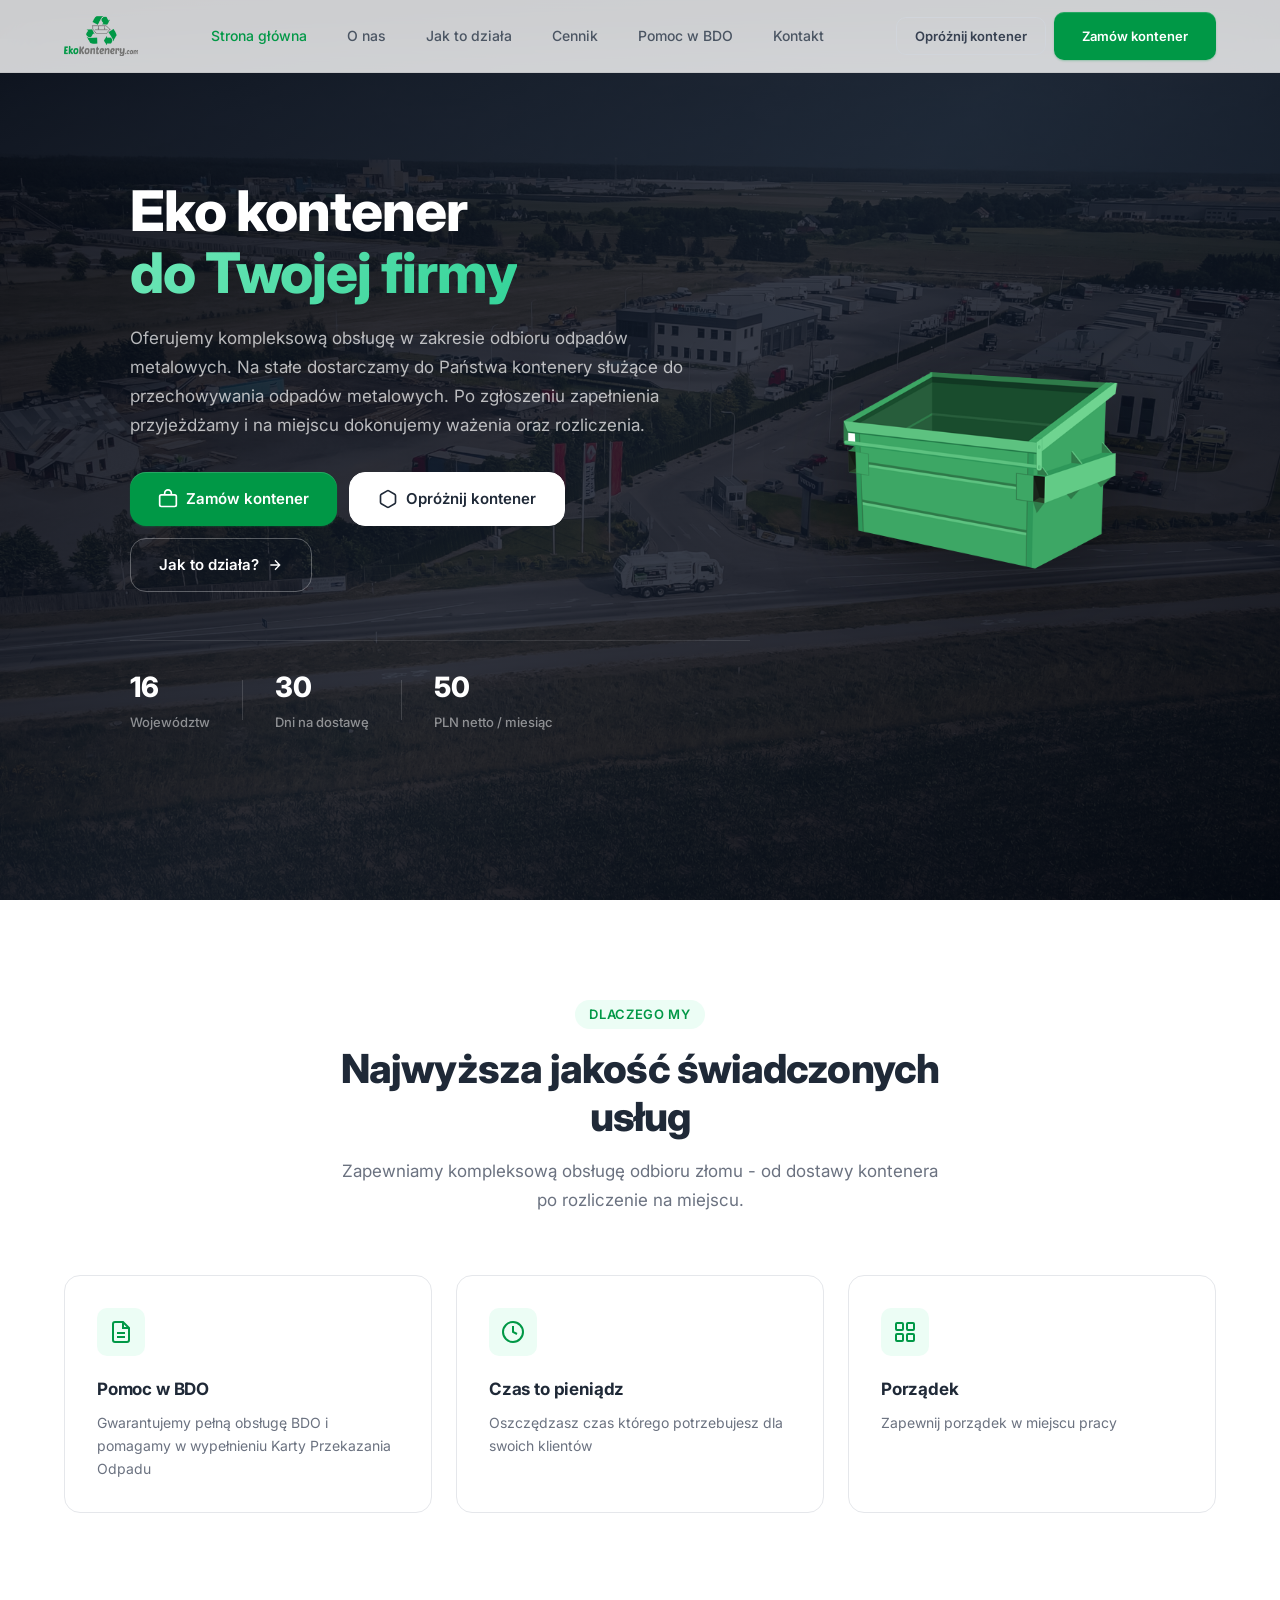
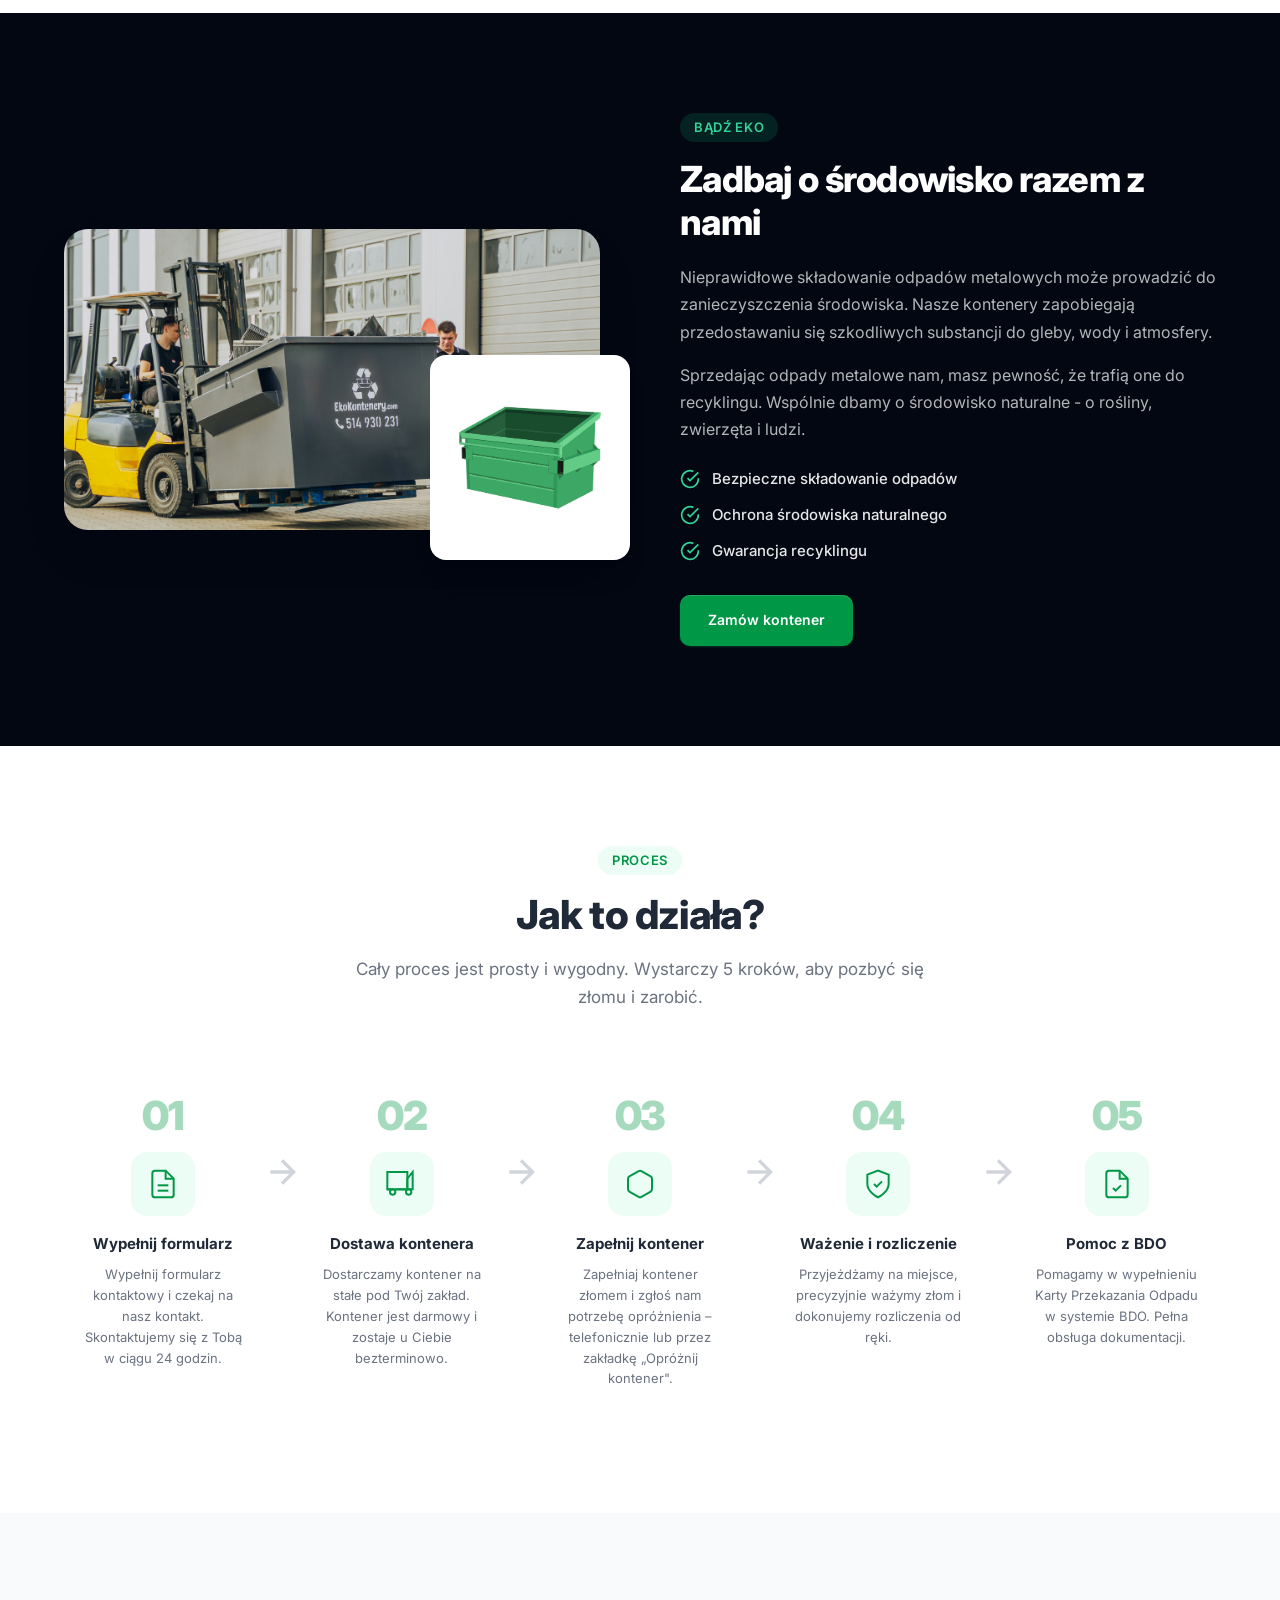
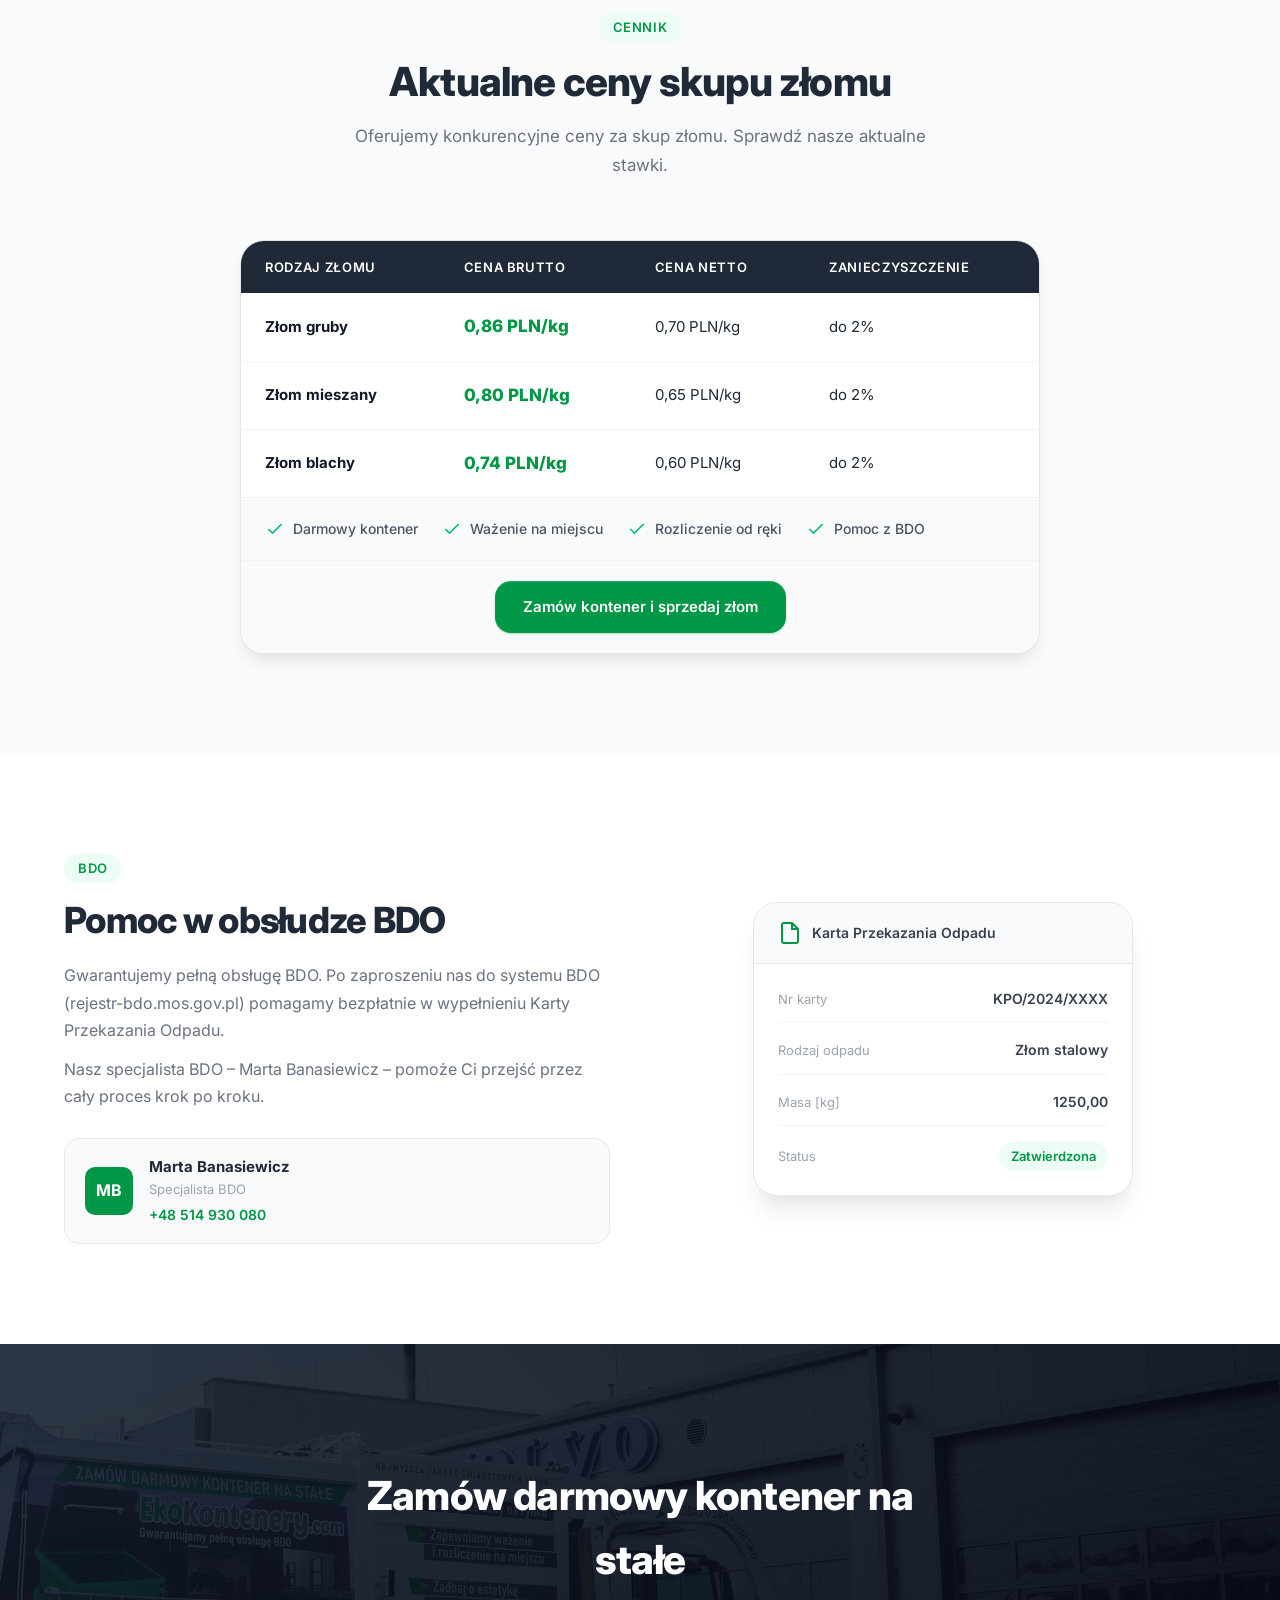
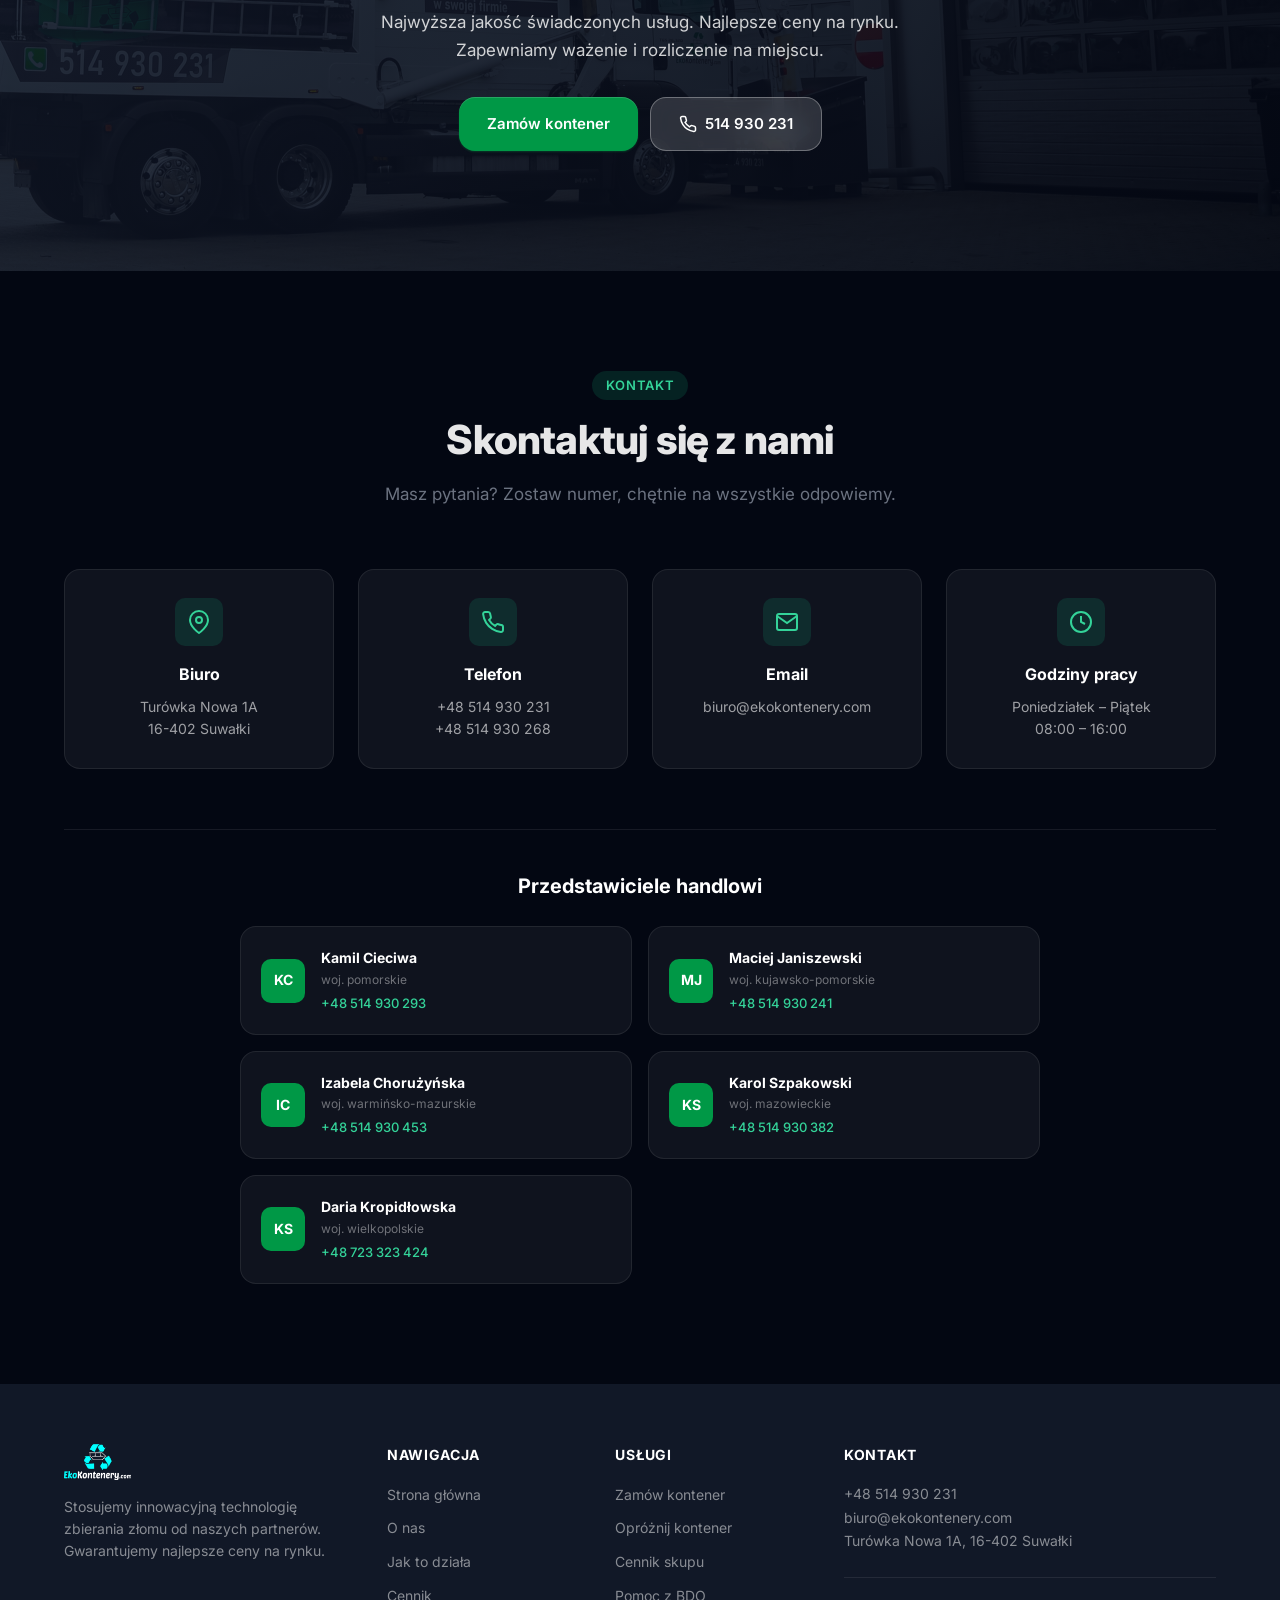
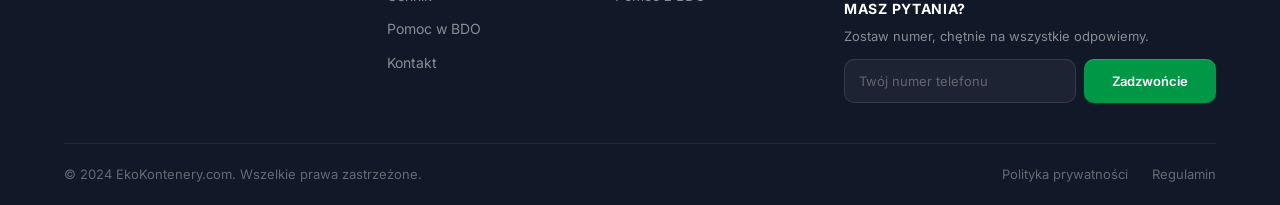
<file: index.html>
<!DOCTYPE html>
<html lang="pl">
<head>
  <meta charset="UTF-8" />
  <meta name="viewport" content="width=device-width, initial-scale=1.0" />
  <title>EkoKontenery.com - Kontenery na złom | Darmowa dostawa</title>
  <meta name="description" content="Zamów darmowy kontener na złom. Najlepsze ceny na rynku, precyzyjne ważenie i rozliczenie na miejscu. Działamy na terenie całej Polski." />
  <link rel="icon" type="image/png" href="assets/images/logo-1.png" />
  <link rel="preconnect" href="https://fonts.googleapis.com" />
  <link rel="preconnect" href="https://fonts.gstatic.com" crossorigin />
  <link href="https://fonts.googleapis.com/css2?family=Inter:wght@400;500;600;700;800;900&display=swap" rel="stylesheet" />
  <link rel="stylesheet" href="style.css" />
</head>
<body>
  <!-- Navigation -->
  <nav class="navbar" id="navbar">
    <div class="container nav-container">
      <a href="#" class="nav-logo">
        <img src="assets/images/logo-1.png" alt="EkoKontenery.com" />
      </a>
      <button class="nav-toggle" id="navToggle" aria-label="Menu">
        <span></span><span></span><span></span>
      </button>
      <ul class="nav-menu" id="navMenu">
        <li><a href="#home">Strona główna</a></li>
        <li><a href="#o-nas">O nas</a></li>
        <li><a href="#jak-to-dziala">Jak to działa</a></li>
        <li><a href="#cennik">Cennik</a></li>
        <li><a href="#bdo">Pomoc w BDO</a></li>
        <li><a href="#kontakt">Kontakt</a></li>
      </ul>
      <div class="nav-cta">
        <a href="oproznij.html" class="btn btn-outline btn-sm">Opróżnij kontener</a>
        <a href="zamow.html" class="btn btn-primary btn-sm">Zamów kontener</a>
      </div>
    </div>
  </nav>

  <!-- Hero Section -->
  <section class="hero" id="home">
    <div class="hero-bg">
      <img src="assets/images/Sequence-01.00_31_22_03.Still023-1-scaled.jpg" alt="EkoKontenery siedziba" />
      <div class="hero-overlay"></div>
    </div>
    <div class="container hero-inner">
      <div class="hero-content">
        <h1>Eko kontener<br /><span class="text-gradient">do Twojej firmy</span></h1>
        <p class="hero-subtitle">
         Oferujemy kompleksową obsługę w zakresie odbioru odpadów metalowych. 
         Na stałe dostarczamy do Państwa kontenery służące do przechowywania odpadów metalowych. 
         Po zgłoszeniu zapełnienia przyjeżdżamy i na miejscu dokonujemy ważenia oraz rozliczenia.
        </p>
        <div class="hero-actions">
          <a href="zamow.html" class="btn btn-primary btn-lg">
            <svg width="20" height="20" viewBox="0 0 24 24" fill="none" stroke="currentColor" stroke-width="2"><rect x="2" y="7" width="20" height="14" rx="2"/><path d="M16 7V5a4 4 0 0 0-8 0v2"/></svg>
            Zamów kontener
          </a>
          <a href="oproznij.html" class="btn btn-white-solid btn-lg">
            <svg width="20" height="20" viewBox="0 0 24 24" fill="none" stroke="currentColor" stroke-width="2"><path d="M21 16V8a2 2 0 0 0-1-1.73l-7-4a2 2 0 0 0-2 0l-7 4A2 2 0 0 0 3 8v8a2 2 0 0 0 1 1.73l7 4a2 2 0 0 0 2 0l7-4A2 2 0 0 0 21 16z"/></svg>
            Opróżnij kontener
          </a>
          <a href="#jak-to-dziala" class="btn btn-outline-light btn-lg">
            Jak to działa?
            <svg width="16" height="16" viewBox="0 0 24 24" fill="none" stroke="currentColor" stroke-width="2"><path d="M5 12h14M12 5l7 7-7 7"/></svg>
          </a>
        </div>
        <div class="hero-stats">
          <div class="stat">
            <span class="stat-number">16</span>
            <span class="stat-label">Województw</span>
          </div>
          <div class="stat-divider"></div>
          <div class="stat">
            <span class="stat-number">30</span>
            <span class="stat-label">Dni na dostawę</span>
          </div>
          <div class="stat-divider"></div>
          <div class="stat">
            <span class="stat-number">50</span>
            <span class="stat-label">PLN netto / miesiąc</span>
          </div>
        </div>
      </div>
      <div class="hero-image">
        <img src="assets/images/kontener-Eko-kontenery-kopia.png" alt="Kontener EkoKontenery" />
      </div>
    </div>
  </section>

<!-- Features Section -->
<section class="section features" id="o-nas">
  <div class="container">

    <div class="section-header">
      <span class="section-tag">Dlaczego my</span>
      <h2>Najwyższa jakość świadczonych usług</h2>
      <p>Zapewniamy kompleksową obsługę odbioru złomu - od dostawy kontenera po rozliczenie na miejscu.</p>
    </div>

    <div class="features-grid">

      <div class="feature-card">
        <div class="feature-icon">
          <svg width="24" height="24" viewBox="0 0 24 24" fill="none" stroke="currentColor" stroke-width="2">
            <path d="M14 2H6a2 2 0 0 0-2 2v16a2 2 0 0 0 2 2h12a2 2 0 0 0 2-2V8z"/>
            <polyline points="14 2 14 8 20 8"/>
            <line x1="16" y1="13" x2="8" y2="13"/>
            <line x1="16" y1="17" x2="8" y2="17"/>
          </svg>
        </div>
        <h3>Pomoc w BDO</h3>
        <p>Gwarantujemy pełną obsługę BDO i pomagamy w wypełnieniu Karty Przekazania Odpadu</p>
      </div>

      <div class="feature-card">
        <div class="feature-icon">
          <svg width="24" height="24" viewBox="0 0 24 24" fill="none" stroke="currentColor" stroke-width="2">
            <circle cx="12" cy="12" r="10"/>
            <polyline points="12 6 12 12 16 14"/>
          </svg>
        </div>
        <h3>Czas to pieniądz</h3>
        <p>Oszczędzasz czas którego potrzebujesz dla swoich klientów</p>
      </div>

      <div class="feature-card">
        <div class="feature-icon">
          <svg width="24" height="24" viewBox="0 0 24 24" fill="none" stroke="currentColor" stroke-width="2">
            <rect x="3" y="3" width="7" height="7" rx="1"/>
            <rect x="14" y="3" width="7" height="7" rx="1"/>
            <rect x="3" y="14" width="7" height="7" rx="1"/>
            <rect x="14" y="14" width="7" height="7" rx="1"/>
          </svg>
        </div>
        <h3>Porządek</h3>
        <p>Zapewnij porządek w miejscu pracy</p>
      </div>

    </div>

  </div>
</section>

  <!-- Image + Text Section -->
  <section class="section section-dark eco-section">
    <div class="container">
      <div class="split-content">
        <div class="split-image">
          <img src="assets/images/Sequence-01.00_23_21_05.Still020-1-scaled.jpg" alt="EkoKontenery - kontener na złom z wózkiem widłowym" />
          <div class="image-float-card">
            <img src="assets/images/kontener-Eko-kontenery-kopia.png" alt="Kontener EkoKontenery" class="float-container-img" />
          </div>
        </div>
        <div class="split-text">
          <span class="section-tag tag-light">Bądź EKO</span>
          <h2>Zadbaj o środowisko razem z nami</h2>
          <p>
            Nieprawidłowe składowanie odpadów metalowych może prowadzić do zanieczyszczenia środowiska.
            Nasze kontenery zapobiegają przedostawaniu się szkodliwych substancji do gleby, wody i atmosfery.
          </p>
          <p>
            Sprzedając odpady metalowe nam, masz pewność, że trafią one do recyklingu.
            Wspólnie dbamy o środowisko naturalne - o rośliny, zwierzęta i ludzi.
          </p>
          <ul class="check-list">
            <li>
              <svg width="20" height="20" viewBox="0 0 24 24" fill="none" stroke="currentColor" stroke-width="2"><path d="M22 11.08V12a10 10 0 1 1-5.93-9.14"/><polyline points="22 4 12 14.01 9 11.01"/></svg>
              Bezpieczne składowanie odpadów
            </li>
            <li>
              <svg width="20" height="20" viewBox="0 0 24 24" fill="none" stroke="currentColor" stroke-width="2"><path d="M22 11.08V12a10 10 0 1 1-5.93-9.14"/><polyline points="22 4 12 14.01 9 11.01"/></svg>
              Ochrona środowiska naturalnego
            </li>
            <li>
              <svg width="20" height="20" viewBox="0 0 24 24" fill="none" stroke="currentColor" stroke-width="2"><path d="M22 11.08V12a10 10 0 1 1-5.93-9.14"/><polyline points="22 4 12 14.01 9 11.01"/></svg>
              Gwarancja recyklingu
            </li>
          </ul>
          <a href="zamow.html" class="btn btn-primary">Zamów kontener</a>
        </div>
      </div>
    </div>
  </section>

  <!-- How It Works -->
  <section class="section how-it-works" id="jak-to-dziala">
    <div class="container">
      <div class="section-header">
        <span class="section-tag">Proces</span>
        <h2>Jak to działa?</h2>
        <p>Cały proces jest prosty i wygodny. Wystarczy 5 kroków, aby pozbyć się złomu i zarobić.</p>
      </div>
      <div class="steps-grid">
        <div class="step-card">
          <div class="step-number">01</div>
          <div class="step-icon">
            <svg width="32" height="32" viewBox="0 0 24 24" fill="none" stroke="currentColor" stroke-width="1.5"><path d="M14 2H6a2 2 0 0 0-2 2v16a2 2 0 0 0 2 2h12a2 2 0 0 0 2-2V8z"/><polyline points="14 2 14 8 20 8"/><line x1="16" y1="13" x2="8" y2="13"/><line x1="16" y1="17" x2="8" y2="17"/></svg>
          </div>
          <h3>Wypełnij formularz</h3>
          <p>Wypełnij formularz kontaktowy i czekaj na nasz kontakt. Skontaktujemy się z Tobą w ciągu 24 godzin.</p>
        </div>
        <div class="step-connector">
          <svg width="40" height="40" viewBox="0 0 24 24" fill="none" stroke="currentColor" stroke-width="2"><path d="M5 12h14M12 5l7 7-7 7"/></svg>
        </div>
        <div class="step-card">
          <div class="step-number">02</div>
          <div class="step-icon">
            <svg width="32" height="32" viewBox="0 0 24 24" fill="none" stroke="currentColor" stroke-width="1.5"><rect x="1" y="3" width="15" height="13"/><polygon points="16 8 20 3 20 16 16 16 16 8"/><line x1="1" y1="16" x2="5" y2="16"/><circle cx="5" cy="18" r="2"/><circle cx="17" cy="18" r="2"/><line x1="7" y1="16" x2="15" y2="16"/></svg>
          </div>
          <h3>Dostawa kontenera</h3>
          <p>Dostarczamy kontener na stałe pod Twój zakład. Kontener jest darmowy i zostaje u Ciebie bezterminowo.</p>
        </div>
        <div class="step-connector">
          <svg width="40" height="40" viewBox="0 0 24 24" fill="none" stroke="currentColor" stroke-width="2"><path d="M5 12h14M12 5l7 7-7 7"/></svg>
        </div>
        <div class="step-card">
          <div class="step-number">03</div>
          <div class="step-icon">
            <svg width="32" height="32" viewBox="0 0 24 24" fill="none" stroke="currentColor" stroke-width="1.5"><path d="M21 16V8a2 2 0 0 0-1-1.73l-7-4a2 2 0 0 0-2 0l-7 4A2 2 0 0 0 3 8v8a2 2 0 0 0 1 1.73l7 4a2 2 0 0 0 2 0l7-4A2 2 0 0 0 21 16z"/></svg>
          </div>
          <h3>Zapełnij kontener</h3>
          <p>Zapełniaj kontener złomem i zgłoś nam potrzebę opróżnienia – telefonicznie lub przez zakładkę „Opróżnij kontener".</p>
        </div>
        <div class="step-connector">
          <svg width="40" height="40" viewBox="0 0 24 24" fill="none" stroke="currentColor" stroke-width="2"><path d="M5 12h14M12 5l7 7-7 7"/></svg>
        </div>
        <div class="step-card">
          <div class="step-number">04</div>
          <div class="step-icon">
            <svg width="32" height="32" viewBox="0 0 24 24" fill="none" stroke="currentColor" stroke-width="1.5"><path d="M12 22s8-4 8-10V5l-8-3-8 3v7c0 6 8 10 8 10z"/><polyline points="9 12 11 14 15 10"/></svg>
          </div>
          <h3>Ważenie i rozliczenie</h3>
          <p>Przyjeżdżamy na miejsce, precyzyjnie ważymy złom i dokonujemy rozliczenia od ręki.</p>
        </div>
        <div class="step-connector">
          <svg width="40" height="40" viewBox="0 0 24 24" fill="none" stroke="currentColor" stroke-width="2"><path d="M5 12h14M12 5l7 7-7 7"/></svg>
        </div>
        <div class="step-card">
          <div class="step-number">05</div>
          <div class="step-icon">
            <svg width="32" height="32" viewBox="0 0 24 24" fill="none" stroke="currentColor" stroke-width="1.5"><path d="M14 2H6a2 2 0 0 0-2 2v16a2 2 0 0 0 2 2h12a2 2 0 0 0 2-2V8z"/><polyline points="14 2 14 8 20 8"/><path d="M9 15l2 2 4-4"/></svg>
          </div>
          <h3>Pomoc z BDO</h3>
          <p>Pomagamy w wypełnieniu Karty Przekazania Odpadu w systemie BDO. Pełna obsługa dokumentacji.</p>
        </div>
      </div>
    </div>
  </section>

  <!-- Pricing Section -->
  <section class="section section-gray" id="cennik">
    <div class="container">
      <div class="section-header">
        <span class="section-tag">Cennik</span>
        <h2>Aktualne ceny skupu złomu</h2>
        <p>Oferujemy konkurencyjne ceny za skup złomu. Sprawdź nasze aktualne stawki.</p>
      </div>
      <div class="pricing-table-wrapper">
        <table class="pricing-table">
          <thead>
            <tr>
              <th>Rodzaj złomu</th>
              <th>Cena brutto</th>
              <th>Cena netto</th>
              <th>Zanieczyszczenie</th>
            </tr>
          </thead>
          <tbody>
            <tr>
              <td><strong>Złom gruby</strong></td>
              <td><span class="price-highlight">0,86 PLN/kg</span></td>
              <td>0,70 PLN/kg</td>
              <td>do 2%</td>
            </tr>
            <tr>
              <td><strong>Złom mieszany</strong></td>
              <td><span class="price-highlight">0,80 PLN/kg</span></td>
              <td>0,65 PLN/kg</td>
              <td>do 2%</td>
            </tr>
            <tr>
              <td><strong>Złom blachy</strong></td>
              <td><span class="price-highlight">0,74 PLN/kg</span></td>
              <td>0,60 PLN/kg</td>
              <td>do 2%</td>
            </tr>
          </tbody>
        </table>
        <div class="pricing-benefits">
          <div class="pricing-benefit">
            <svg width="20" height="20" viewBox="0 0 24 24" fill="none" stroke="currentColor" stroke-width="2"><polyline points="20 6 9 17 4 12"/></svg>
            Darmowy kontener
          </div>
          <div class="pricing-benefit">
            <svg width="20" height="20" viewBox="0 0 24 24" fill="none" stroke="currentColor" stroke-width="2"><polyline points="20 6 9 17 4 12"/></svg>
            Ważenie na miejscu
          </div>
          <div class="pricing-benefit">
            <svg width="20" height="20" viewBox="0 0 24 24" fill="none" stroke="currentColor" stroke-width="2"><polyline points="20 6 9 17 4 12"/></svg>
            Rozliczenie od ręki
          </div>
          <div class="pricing-benefit">
            <svg width="20" height="20" viewBox="0 0 24 24" fill="none" stroke="currentColor" stroke-width="2"><polyline points="20 6 9 17 4 12"/></svg>
            Pomoc z BDO
          </div>
        </div>
        <div class="pricing-cta">
          <a href="zamow.html" class="btn btn-primary btn-lg">Zamów kontener i sprzedaj złom</a>
        </div>
      </div>
    </div>
  </section>

  <!-- BDO Section -->
  <section class="section" id="bdo">
    <div class="container">
      <div class="bdo-content">
        <div class="bdo-text">
          <span class="section-tag">BDO</span>
          <h2>Pomoc w obsłudze BDO</h2>
          <p>
            Gwarantujemy pełną obsługę BDO. Po zaproszeniu nas do systemu BDO
            (rejestr-bdo.mos.gov.pl) pomagamy bezpłatnie w wypełnieniu
            Karty Przekazania Odpadu.
          </p>
          <p>
            Nasz specjalista BDO – Marta Banasiewicz – pomoże Ci przejść
            przez cały proces krok po kroku.
          </p>
          <div class="bdo-contact">
            <div class="bdo-person">
              <div class="person-avatar">MB</div>
              <div>
                <strong>Marta Banasiewicz</strong>
                <span>Specjalista BDO</span>
                <a href="tel:+48514930080">+48 514 930 080</a>
              </div>
            </div>
          </div>
        </div>
        <div class="bdo-visual">
          <div class="bdo-card">
            <div class="bdo-card-header">
              <svg width="24" height="24" viewBox="0 0 24 24" fill="none" stroke="currentColor" stroke-width="2"><path d="M14 2H6a2 2 0 0 0-2 2v16a2 2 0 0 0 2 2h12a2 2 0 0 0 2-2V8z"/><polyline points="14 2 14 8 20 8"/></svg>
              Karta Przekazania Odpadu
            </div>
            <div class="bdo-card-body">
              <div class="bdo-field">
                <span class="bdo-label">Nr karty</span>
                <span class="bdo-value">KPO/2024/XXXX</span>
              </div>
              <div class="bdo-field">
                <span class="bdo-label">Rodzaj odpadu</span>
                <span class="bdo-value">Złom stalowy</span>
              </div>
              <div class="bdo-field">
                <span class="bdo-label">Masa [kg]</span>
                <span class="bdo-value">1250,00</span>
              </div>
              <div class="bdo-field">
                <span class="bdo-label">Status</span>
                <span class="bdo-status">Zatwierdzona</span>
              </div>
            </div>
          </div>
        </div>
      </div>
    </div>
  </section>

  <!-- CTA Image Section -->
  <section class="cta-image-section">
    <div class="cta-image-bg">
      <img src="assets/images/Sequence-01.00_45_12_04.Still037-scaled.jpg" alt="Ciężarówka EkoKontenery" />
      <div class="cta-image-overlay"></div>
    </div>
    <div class="container cta-image-content">
      <h2>Zamów darmowy kontener na stałe</h2>
      <p>Najwyższa jakość świadczonych usług. Najlepsze ceny na rynku. Zapewniamy ważenie i rozliczenie na miejscu.</p>
      <div class="cta-image-actions">
        <a href="zamow.html" class="btn btn-primary btn-lg">Zamów kontener</a>
        <a href="tel:+48514930231" class="btn btn-white btn-lg">
          <svg width="18" height="18" viewBox="0 0 24 24" fill="none" stroke="currentColor" stroke-width="2"><path d="M22 16.92v3a2 2 0 0 1-2.18 2 19.79 19.79 0 0 1-8.63-3.07 19.5 19.5 0 0 1-6-6 19.79 19.79 0 0 1-3.07-8.67A2 2 0 0 1 4.11 2h3a2 2 0 0 1 2 1.72c.127.96.361 1.903.7 2.81a2 2 0 0 1-.45 2.11L8.09 9.91a16 16 0 0 0 6 6l1.27-1.27a2 2 0 0 1 2.11-.45c.907.339 1.85.573 2.81.7A2 2 0 0 1 22 16.92z"/></svg>
          514 930 231
        </a>
      </div>
    </div>
  </section>

  <!-- Contact Section -->
  <section class="section section-dark" id="kontakt">
    <div class="container">
      <div class="section-header section-header-light">
        <span class="section-tag tag-light">Kontakt</span>
        <h2>Skontaktuj się z nami</h2>
        <p>Masz pytania? Zostaw numer, chętnie na wszystkie odpowiemy.</p>
      </div>
      <div class="contact-grid">
        <div class="contact-card">
          <div class="contact-icon">
            <svg width="24" height="24" viewBox="0 0 24 24" fill="none" stroke="currentColor" stroke-width="2"><path d="M21 10c0 7-9 13-9 13s-9-6-9-13a9 9 0 0 1 18 0z"/><circle cx="12" cy="10" r="3"/></svg>
          </div>
          <h3>Biuro</h3>
          <p>Turówka Nowa 1A<br />16-402 Suwałki</p>
        </div>
        <div class="contact-card">
          <div class="contact-icon">
            <svg width="24" height="24" viewBox="0 0 24 24" fill="none" stroke="currentColor" stroke-width="2"><path d="M22 16.92v3a2 2 0 0 1-2.18 2 19.79 19.79 0 0 1-8.63-3.07 19.5 19.5 0 0 1-6-6 19.79 19.79 0 0 1-3.07-8.67A2 2 0 0 1 4.11 2h3a2 2 0 0 1 2 1.72c.127.96.361 1.903.7 2.81a2 2 0 0 1-.45 2.11L8.09 9.91a16 16 0 0 0 6 6l1.27-1.27a2 2 0 0 1 2.11-.45c.907.339 1.85.573 2.81.7A2 2 0 0 1 22 16.92z"/></svg>
          </div>
          <h3>Telefon</h3>
          <p>
            <a href="tel:+48514930231">+48 514 930 231</a><br />
            <a href="tel:+48514930268">+48 514 930 268</a>
          </p>
        </div>
        <div class="contact-card">
          <div class="contact-icon">
            <svg width="24" height="24" viewBox="0 0 24 24" fill="none" stroke="currentColor" stroke-width="2"><path d="M4 4h16c1.1 0 2 .9 2 2v12c0 1.1-.9 2-2 2H4c-1.1 0-2-.9-2-2V6c0-1.1.9-2 2-2z"/><polyline points="22,6 12,13 2,6"/></svg>
          </div>
          <h3>Email</h3>
          <p><a href="mailto:biuro@ekokontenery.com">biuro@ekokontenery.com</a></p>
        </div>
        <div class="contact-card">
          <div class="contact-icon">
            <svg width="24" height="24" viewBox="0 0 24 24" fill="none" stroke="currentColor" stroke-width="2"><circle cx="12" cy="12" r="10"/><polyline points="12 6 12 12 16 14"/></svg>
          </div>
          <h3>Godziny pracy</h3>
          <p>Poniedziałek – Piątek<br />08:00 – 16:00</p>
        </div>
      </div>

      <!-- Sales Representatives -->
      <div class="reps-section">
        <h3 class="reps-title">Przedstawiciele handlowi</h3>
        <div class="reps-grid">
          <div class="rep-card">
            <div class="rep-avatar">KC</div>
            <div class="rep-info">
              <strong>Kamil Cieciwa</strong>
              <span>woj. pomorskie</span>
              <a href="tel:+48514930293">+48 514 930 293</a>
              <!-- <a href="mailto:kamil.cieciwa@ekokontenery.com">kamil.cieciwa@ekokontenery.com</a> -->
            </div>
          </div>
          <div class="rep-card">
            <div class="rep-avatar">MJ</div>
            <div class="rep-info">
              <strong>Maciej Janiszewski</strong>
              <span>woj. kujawsko-pomorskie</span>
              <a href="tel:+48514930241">+48 514 930 241</a>
            </div>
          </div>
          <div class="rep-card">
            <div class="rep-avatar">IC</div>
            <div class="rep-info">
              <strong>Izabela Chorużyńska</strong>
              <span>woj. warmińsko-mazurskie</span>
              <a href="tel:+48514930453">+48 514 930 453</a>
            </div>
          </div>
          <div class="rep-card">
            <div class="rep-avatar">KS</div>
            <div class="rep-info">
              <strong>Karol Szpakowski</strong>
              <span>woj. mazowieckie</span>
              <a href="tel:+48514930382">+48 514 930 382</a>
            </div>
          </div>
          <div class="rep-card">
            <div class="rep-avatar">KS</div>
            <div class="rep-info">
              <strong>Daria Kropidłowska</strong>
              <span>woj. wielkopolskie</span>
              <a href="tel:+48723323424">+48 723 323 424</a>
            </div>
          </div>
        </div>
      </div>
    </div>
  </section>

  <!-- Footer -->
  <footer class="footer">
    <div class="container">
      <div class="footer-grid">
        <div class="footer-brand">
          <img src="assets/images/logo-1.png" alt="EkoKontenery.com" class="footer-logo" />
          <p>Stosujemy innowacyjną technologię zbierania złomu od naszych partnerów. Gwarantujemy najlepsze ceny na rynku.</p>
        </div>
        <div class="footer-links">
          <h4>Nawigacja</h4>
          <ul>
            <li><a href="#home">Strona główna</a></li>
            <li><a href="#o-nas">O nas</a></li>
            <li><a href="#jak-to-dziala">Jak to działa</a></li>
            <li><a href="#cennik">Cennik</a></li>
            <li><a href="#bdo">Pomoc w BDO</a></li>
            <li><a href="#kontakt">Kontakt</a></li>
          </ul>
        </div>
        <div class="footer-links">
          <h4>Usługi</h4>
          <ul>
            <li><a href="zamow.html">Zamów kontener</a></li>
            <li><a href="oproznij.html">Opróżnij kontener</a></li>
            <li><a href="#cennik">Cennik skupu</a></li>
            <li><a href="#bdo">Pomoc z BDO</a></li>
          </ul>
        </div>
        <div class="footer-contact">
          <h4>Kontakt</h4>
          <p>
            <a href="tel:+48514930231">+48 514 930 231</a><br />
            <a href="mailto:biuro@ekokontenery.com">biuro@ekokontenery.com</a><br />
            Turówka Nowa 1A, 16-402 Suwałki
          </p>
          <div class="footer-callback">
            <h4>Masz pytania?</h4>
            <p>Zostaw numer, chętnie na wszystkie odpowiemy.</p>
            <form class="callback-form" id="callbackForm">
              <input type="tel" placeholder="Twój numer telefonu" required />
              <button type="submit" class="btn btn-primary btn-sm">Zadzwońcie</button>
            </form>
          </div>
        </div>
      </div>
      <div class="footer-bottom">
        <p>&copy; 2024 EkoKontenery.com. Wszelkie prawa zastrzeżone.</p>
        <div class="footer-bottom-links">
          <a href="#">Polityka prywatności</a>
          <a href="#">Regulamin</a>
        </div>
      </div>
    </div>
  </footer>

  <script src="script.js"></script>
</body>
</html>
</file>
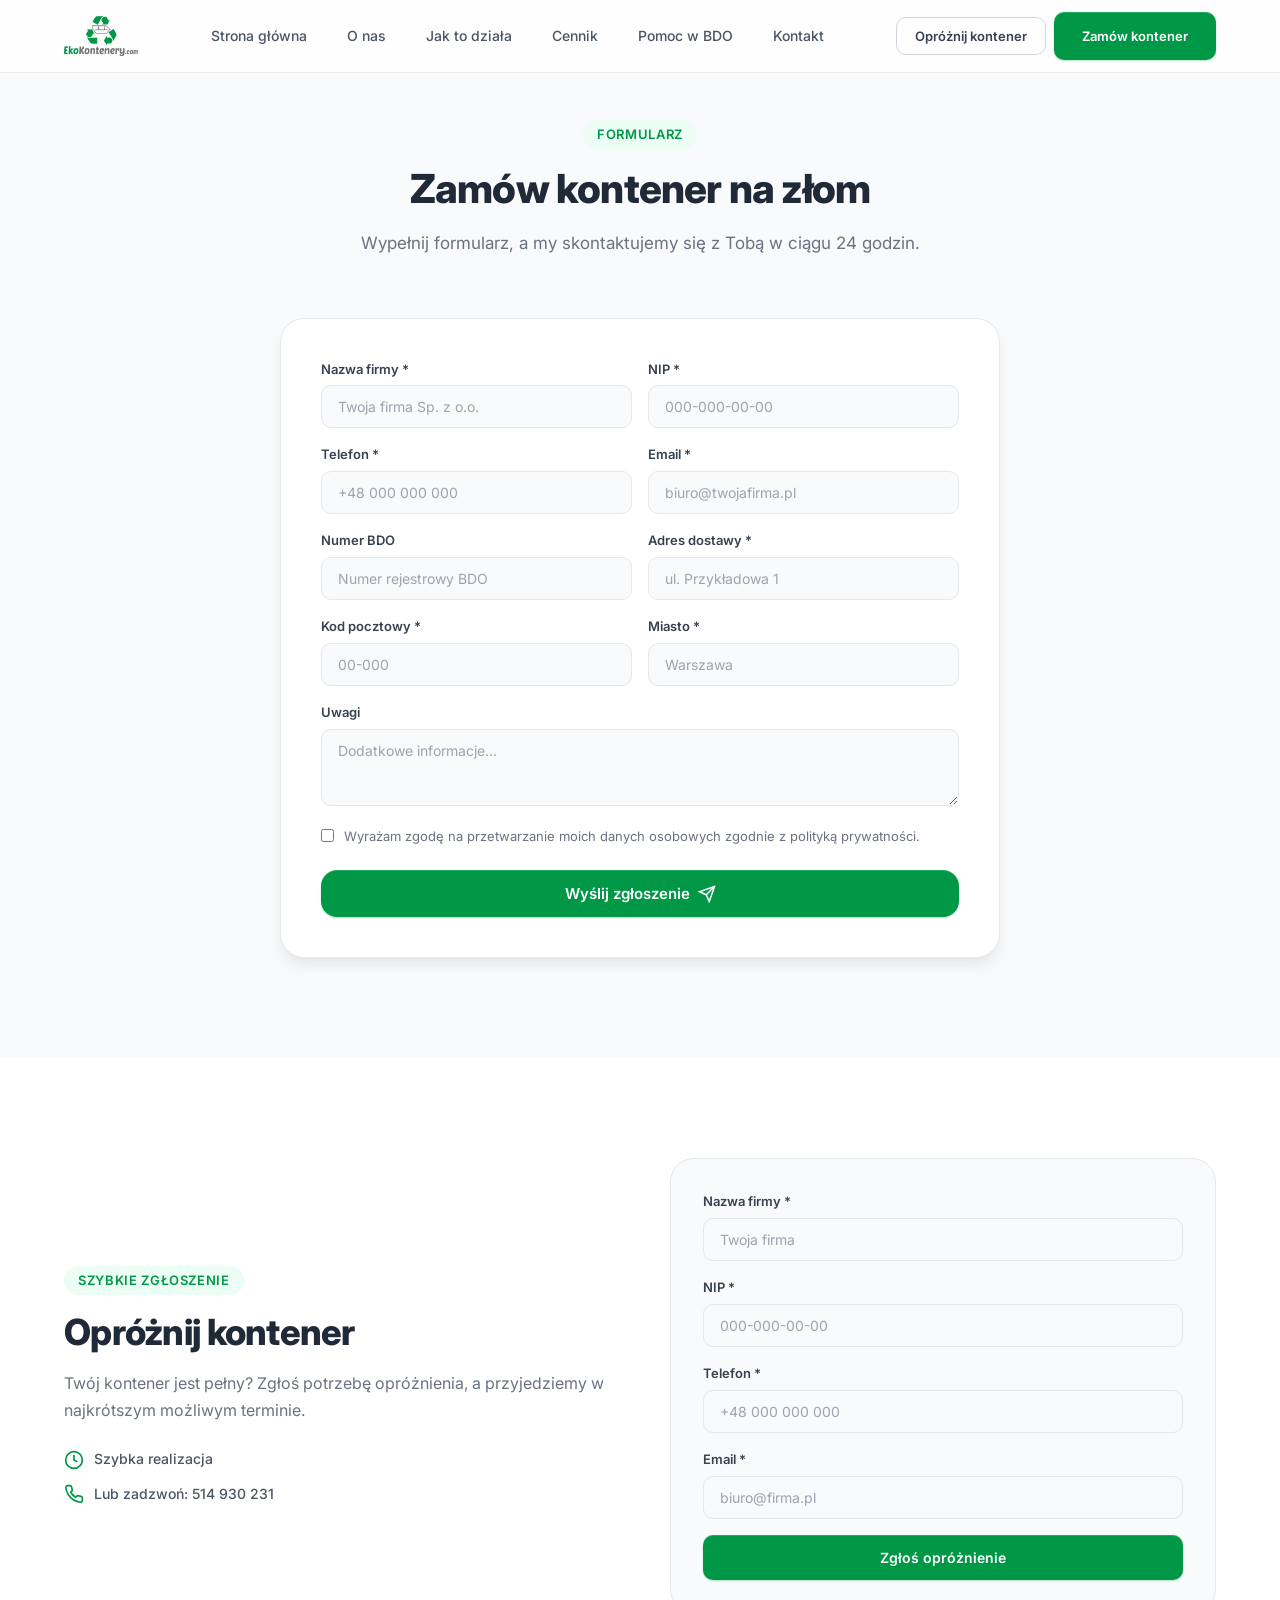
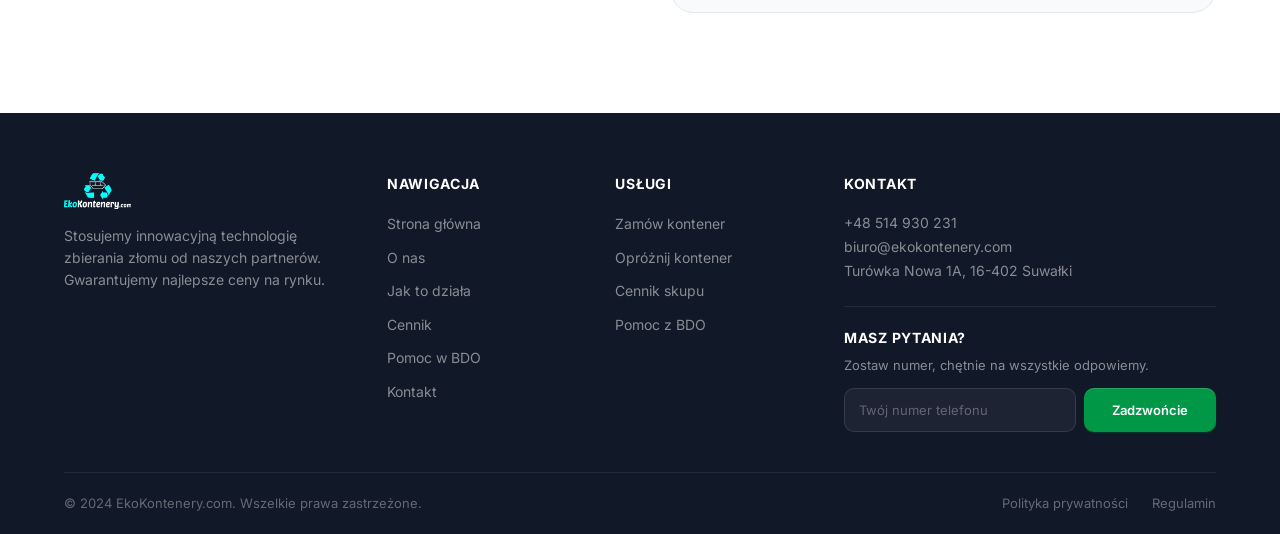
<file: formularze.html>
<!DOCTYPE html>
<html lang="pl">
<head>
  <meta charset="UTF-8" />
  <meta name="viewport" content="width=device-width, initial-scale=1.0" />
  <title>Zamów / Opróżnij Kontener - EkoKontenery.com</title>
  <meta name="description" content="Zamów darmowy kontener na złom lub zgłoś opróżnienie. Wypełnij formularz, a skontaktujemy się w ciągu 24 godzin." />
  <link rel="icon" type="image/png" href="assets/images/logo-1.png" />
  <link rel="preconnect" href="https://fonts.googleapis.com" />
  <link rel="preconnect" href="https://fonts.gstatic.com" crossorigin />
  <link href="https://fonts.googleapis.com/css2?family=Inter:wght@400;500;600;700;800;900&display=swap" rel="stylesheet" />
  <link rel="stylesheet" href="style.css" />
</head>
<body>
  <!-- Navigation -->
  <nav class="navbar" id="navbar">
    <div class="container nav-container">
      <a href="index.html" class="nav-logo">
        <img src="assets/images/logo-1.png" alt="EkoKontenery.com" />
      </a>
      <button class="nav-toggle" id="navToggle" aria-label="Menu">
        <span></span><span></span><span></span>
      </button>
      <ul class="nav-menu" id="navMenu">
        <li><a href="index.html#home">Strona główna</a></li>
        <li><a href="index.html#o-nas">O nas</a></li>
        <li><a href="index.html#jak-to-dziala">Jak to działa</a></li>
        <li><a href="index.html#cennik">Cennik</a></li>
        <li><a href="index.html#bdo">Pomoc w BDO</a></li>
        <li><a href="index.html#kontakt">Kontakt</a></li>
      </ul>
      <div class="nav-cta">
        <a href="#oproznij" class="btn btn-outline btn-sm">Opróżnij kontener</a>
        <a href="#zamow" class="btn btn-primary btn-sm">Zamów kontener</a>
      </div>
    </div>
  </nav>

  <!-- Order Form Section -->
  <section class="section section-gray" id="zamow" style="padding-top: 120px;">
    <div class="container">
      <div class="section-header">
        <span class="section-tag">Formularz</span>
        <h2>Zamów kontener na złom</h2>
        <p>Wypełnij formularz, a my skontaktujemy się z Tobą w ciągu 24 godzin.</p>
      </div>
      <div class="form-wrapper">
        <form class="order-form" id="orderForm">
          <div class="form-grid">
            <div class="form-group">
              <label for="firma">Nazwa firmy *</label>
              <input type="text" id="firma" name="firma" required placeholder="Twoja firma Sp. z o.o." />
            </div>
            <div class="form-group">
              <label for="nip">NIP *</label>
              <input type="text" id="nip" name="nip" required placeholder="000-000-00-00" />
            </div>
            <div class="form-group">
              <label for="telefon">Telefon *</label>
              <input type="tel" id="telefon" name="telefon" required placeholder="+48 000 000 000" />
            </div>
            <div class="form-group">
              <label for="email">Email *</label>
              <input type="email" id="email" name="email" required placeholder="biuro@twojafirma.pl" />
            </div>
            <div class="form-group">
              <label for="bdo">Numer BDO</label>
              <input type="text" id="bdo-number" name="bdo" placeholder="Numer rejestrowy BDO" />
            </div>
            <div class="form-group">
              <label for="adres">Adres dostawy *</label>
              <input type="text" id="adres" name="adres" required placeholder="ul. Przykładowa 1" />
            </div>
            <div class="form-group">
              <label for="kod">Kod pocztowy *</label>
              <input type="text" id="kod" name="kod" required placeholder="00-000" />
            </div>
            <div class="form-group">
              <label for="miasto">Miasto *</label>
              <input type="text" id="miasto" name="miasto" required placeholder="Warszawa" />
            </div>
          </div>
          <div class="form-group form-group-full">
            <label for="uwagi">Uwagi</label>
            <textarea id="uwagi" name="uwagi" rows="3" placeholder="Dodatkowe informacje..."></textarea>
          </div>
          <div class="form-consent">
            <label class="checkbox-label">
              <input type="checkbox" required />
              <span>Wyrażam zgodę na przetwarzanie moich danych osobowych zgodnie z polityką prywatności.</span>
            </label>
          </div>
          <button type="submit" class="btn btn-primary btn-lg btn-block">
            Wyślij zgłoszenie
            <svg width="18" height="18" viewBox="0 0 24 24" fill="none" stroke="currentColor" stroke-width="2"><path d="M22 2L11 13"/><path d="M22 2l-7 20-4-9-9-4 20-7z"/></svg>
          </button>
        </form>
      </div>
    </div>
  </section>

  <!-- Empty Container Form -->
  <section class="section" id="oproznij">
    <div class="container">
      <div class="empty-container-wrapper">
        <div class="empty-container-text">
          <span class="section-tag">Szybkie zgłoszenie</span>
          <h2>Opróżnij kontener</h2>
          <p>Twój kontener jest pełny? Zgłoś potrzebę opróżnienia, a przyjedziemy w najkrótszym możliwym terminie.</p>
          <div class="empty-benefits">
            <div class="empty-benefit">
              <svg width="20" height="20" viewBox="0 0 24 24" fill="none" stroke="currentColor" stroke-width="2"><circle cx="12" cy="12" r="10"/><polyline points="12 6 12 12 16 14"/></svg>
              <span>Szybka realizacja</span>
            </div>
            <div class="empty-benefit">
              <svg width="20" height="20" viewBox="0 0 24 24" fill="none" stroke="currentColor" stroke-width="2"><path d="M22 16.92v3a2 2 0 0 1-2.18 2 19.79 19.79 0 0 1-8.63-3.07 19.5 19.5 0 0 1-6-6 19.79 19.79 0 0 1-3.07-8.67A2 2 0 0 1 4.11 2h3a2 2 0 0 1 2 1.72c.127.96.361 1.903.7 2.81a2 2 0 0 1-.45 2.11L8.09 9.91a16 16 0 0 0 6 6l1.27-1.27a2 2 0 0 1 2.11-.45c.907.339 1.85.573 2.81.7A2 2 0 0 1 22 16.92z"/></svg>
              <span>Lub zadzwoń: 514 930 231</span>
            </div>
          </div>
        </div>
        <form class="empty-form" id="emptyForm">
          <div class="form-group">
            <label for="e-firma">Nazwa firmy *</label>
            <input type="text" id="e-firma" name="firma" required placeholder="Twoja firma" />
          </div>
          <div class="form-group">
            <label for="e-nip">NIP *</label>
            <input type="text" id="e-nip" name="nip" required placeholder="000-000-00-00" />
          </div>
          <div class="form-group">
            <label for="e-telefon">Telefon *</label>
            <input type="tel" id="e-telefon" name="telefon" required placeholder="+48 000 000 000" />
          </div>
          <div class="form-group">
            <label for="e-email">Email *</label>
            <input type="email" id="e-email" name="email" required placeholder="biuro@firma.pl" />
          </div>
          <button type="submit" class="btn btn-primary btn-block">
            Zgłoś opróżnienie
          </button>
        </form>
      </div>
    </div>
  </section>

  <!-- Footer -->
  <footer class="footer">
    <div class="container">
      <div class="footer-grid">
        <div class="footer-brand">
          <img src="assets/images/logo-1.png" alt="EkoKontenery.com" class="footer-logo" />
          <p>Stosujemy innowacyjną technologię zbierania złomu od naszych partnerów. Gwarantujemy najlepsze ceny na rynku.</p>
        </div>
        <div class="footer-links">
          <h4>Nawigacja</h4>
          <ul>
            <li><a href="index.html#home">Strona główna</a></li>
            <li><a href="index.html#o-nas">O nas</a></li>
            <li><a href="index.html#jak-to-dziala">Jak to działa</a></li>
            <li><a href="index.html#cennik">Cennik</a></li>
            <li><a href="index.html#bdo">Pomoc w BDO</a></li>
            <li><a href="index.html#kontakt">Kontakt</a></li>
          </ul>
        </div>
        <div class="footer-links">
          <h4>Usługi</h4>
          <ul>
            <li><a href="#zamow">Zamów kontener</a></li>
            <li><a href="#oproznij">Opróżnij kontener</a></li>
            <li><a href="index.html#cennik">Cennik skupu</a></li>
            <li><a href="index.html#bdo">Pomoc z BDO</a></li>
          </ul>
        </div>
        <div class="footer-contact">
          <h4>Kontakt</h4>
          <p>
            <a href="tel:+48514930231">+48 514 930 231</a><br />
            <a href="mailto:biuro@ekokontenery.com">biuro@ekokontenery.com</a><br />
            Turówka Nowa 1A, 16-402 Suwałki
          </p>
          <div class="footer-callback">
            <h4>Masz pytania?</h4>
            <p>Zostaw numer, chętnie na wszystkie odpowiemy.</p>
            <form class="callback-form" id="callbackForm">
              <input type="tel" placeholder="Twój numer telefonu" required />
              <button type="submit" class="btn btn-primary btn-sm">Zadzwońcie</button>
            </form>
          </div>
        </div>
      </div>
      <div class="footer-bottom">
        <p>&copy; 2024 EkoKontenery.com. Wszelkie prawa zastrzeżone.</p>
        <div class="footer-bottom-links">
          <a href="#">Polityka prywatności</a>
          <a href="#">Regulamin</a>
        </div>
      </div>
    </div>
  </footer>

  <script src="script.js"></script>
</body>
</html>
</file>
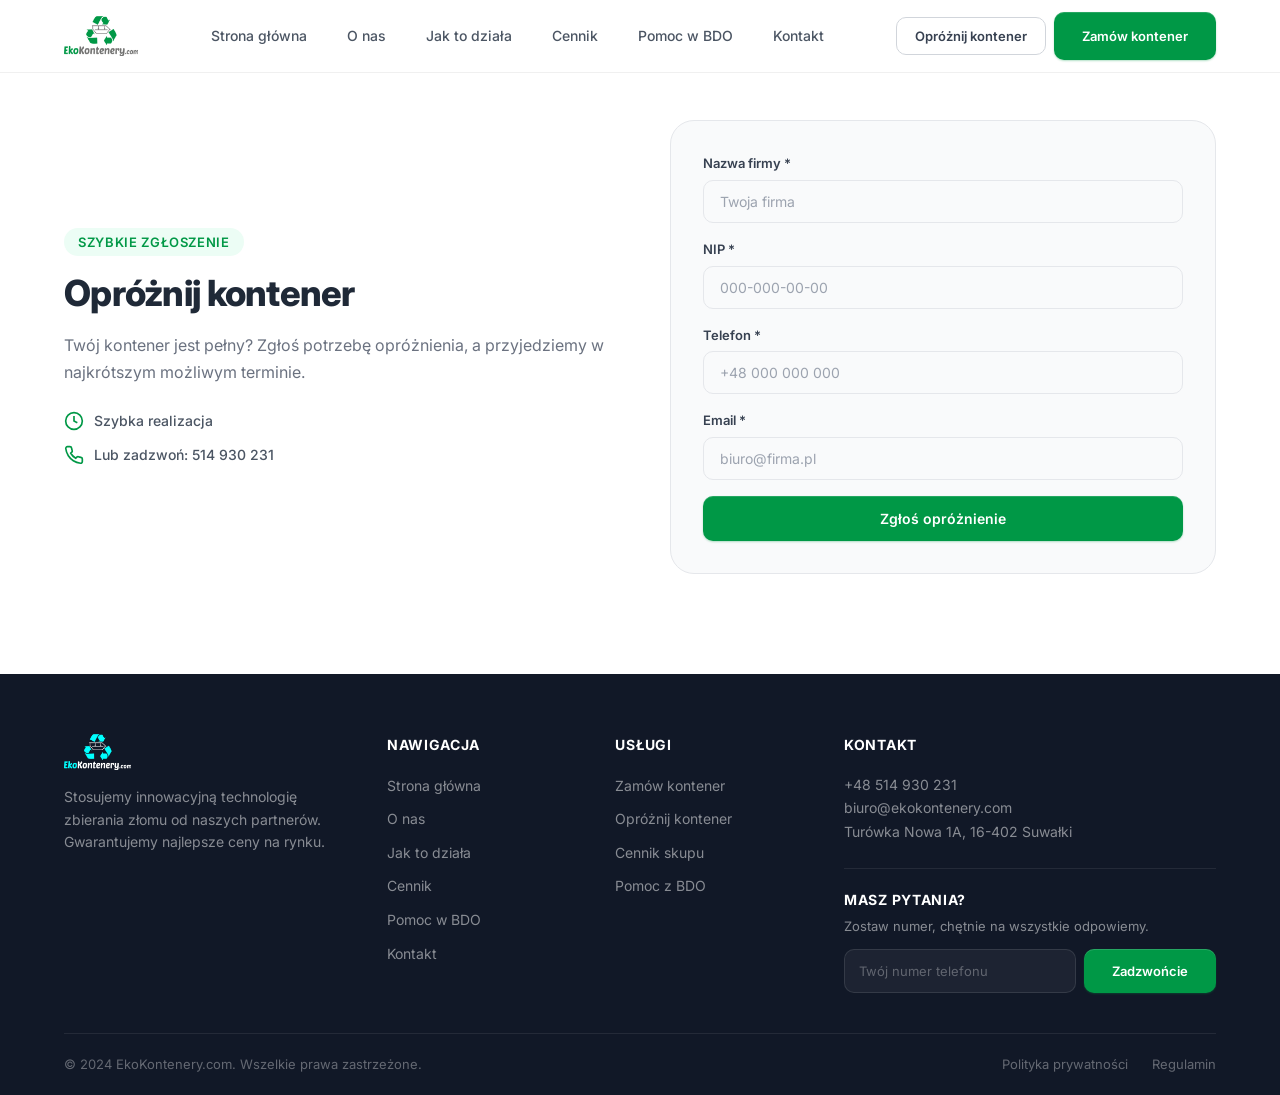
<file: oproznij.html>
<!DOCTYPE html>
<html lang="pl">
<head>
  <meta charset="UTF-8" />
  <meta name="viewport" content="width=device-width, initial-scale=1.0" />
  <title>Opróżnij Kontener - EkoKontenery.com</title>
  <meta name="description" content="Zgłoś opróżnienie kontenera na złom. Wypełnij formularz, a przyjedziemy w najkrótszym możliwym terminie." />
  <link rel="icon" type="image/png" href="assets/images/logo-1.png" />
  <link rel="preconnect" href="https://fonts.googleapis.com" />
  <link rel="preconnect" href="https://fonts.gstatic.com" crossorigin />
  <link href="https://fonts.googleapis.com/css2?family=Inter:wght@400;500;600;700;800;900&display=swap" rel="stylesheet" />
  <link rel="stylesheet" href="style.css" />
</head>
<body>
  <!-- Navigation -->
  <nav class="navbar" id="navbar">
    <div class="container nav-container">
      <a href="index.html" class="nav-logo">
        <img src="assets/images/logo-1.png" alt="EkoKontenery.com" />
      </a>
      <button class="nav-toggle" id="navToggle" aria-label="Menu">
        <span></span><span></span><span></span>
      </button>
      <ul class="nav-menu" id="navMenu">
        <li><a href="index.html#home">Strona główna</a></li>
        <li><a href="index.html#o-nas">O nas</a></li>
        <li><a href="index.html#jak-to-dziala">Jak to działa</a></li>
        <li><a href="index.html#cennik">Cennik</a></li>
        <li><a href="index.html#bdo">Pomoc w BDO</a></li>
        <li><a href="index.html#kontakt">Kontakt</a></li>
      </ul>
      <div class="nav-cta">
        <a href="oproznij.html" class="btn btn-outline btn-sm">Opróżnij kontener</a>
        <a href="zamow.html" class="btn btn-primary btn-sm">Zamów kontener</a>
      </div>
    </div>
  </nav>

  <!-- Empty Container Form -->
  <section class="section" id="oproznij" style="padding-top: 120px;">
    <div class="container">
      <div class="empty-container-wrapper">
        <div class="empty-container-text">
          <span class="section-tag">Szybkie zgłoszenie</span>
          <h2>Opróżnij kontener</h2>
          <p>Twój kontener jest pełny? Zgłoś potrzebę opróżnienia, a przyjedziemy w najkrótszym możliwym terminie.</p>
          <div class="empty-benefits">
            <div class="empty-benefit">
              <svg width="20" height="20" viewBox="0 0 24 24" fill="none" stroke="currentColor" stroke-width="2"><circle cx="12" cy="12" r="10"/><polyline points="12 6 12 12 16 14"/></svg>
              <span>Szybka realizacja</span>
            </div>
            <div class="empty-benefit">
              <svg width="20" height="20" viewBox="0 0 24 24" fill="none" stroke="currentColor" stroke-width="2"><path d="M22 16.92v3a2 2 0 0 1-2.18 2 19.79 19.79 0 0 1-8.63-3.07 19.5 19.5 0 0 1-6-6 19.79 19.79 0 0 1-3.07-8.67A2 2 0 0 1 4.11 2h3a2 2 0 0 1 2 1.72c.127.96.361 1.903.7 2.81a2 2 0 0 1-.45 2.11L8.09 9.91a16 16 0 0 0 6 6l1.27-1.27a2 2 0 0 1 2.11-.45c.907.339 1.85.573 2.81.7A2 2 0 0 1 22 16.92z"/></svg>
              <span>Lub zadzwoń: 514 930 231</span>
            </div>
          </div>
        </div>
        <form class="empty-form" id="emptyForm">
          <div class="form-group">
            <label for="e-firma">Nazwa firmy *</label>
            <input type="text" id="e-firma" name="firma" required placeholder="Twoja firma" />
          </div>
          <div class="form-group">
            <label for="e-nip">NIP *</label>
            <input type="text" id="e-nip" name="nip" required placeholder="000-000-00-00" />
          </div>
          <div class="form-group">
            <label for="e-telefon">Telefon *</label>
            <input type="tel" id="e-telefon" name="telefon" required placeholder="+48 000 000 000" />
          </div>
          <div class="form-group">
            <label for="e-email">Email *</label>
            <input type="email" id="e-email" name="email" required placeholder="biuro@firma.pl" />
          </div>
          <button type="submit" class="btn btn-primary btn-block">
            Zgłoś opróżnienie
          </button>
        </form>
      </div>
    </div>
  </section>

  <!-- Footer -->
  <footer class="footer">
    <div class="container">
      <div class="footer-grid">
        <div class="footer-brand">
          <img src="assets/images/logo-1.png" alt="EkoKontenery.com" class="footer-logo" />
          <p>Stosujemy innowacyjną technologię zbierania złomu od naszych partnerów. Gwarantujemy najlepsze ceny na rynku.</p>
        </div>
        <div class="footer-links">
          <h4>Nawigacja</h4>
          <ul>
            <li><a href="index.html#home">Strona główna</a></li>
            <li><a href="index.html#o-nas">O nas</a></li>
            <li><a href="index.html#jak-to-dziala">Jak to działa</a></li>
            <li><a href="index.html#cennik">Cennik</a></li>
            <li><a href="index.html#bdo">Pomoc w BDO</a></li>
            <li><a href="index.html#kontakt">Kontakt</a></li>
          </ul>
        </div>
        <div class="footer-links">
          <h4>Usługi</h4>
          <ul>
            <li><a href="zamow.html">Zamów kontener</a></li>
            <li><a href="oproznij.html">Opróżnij kontener</a></li>
            <li><a href="index.html#cennik">Cennik skupu</a></li>
            <li><a href="index.html#bdo">Pomoc z BDO</a></li>
          </ul>
        </div>
        <div class="footer-contact">
          <h4>Kontakt</h4>
          <p>
            <a href="tel:+48514930231">+48 514 930 231</a><br />
            <a href="mailto:biuro@ekokontenery.com">biuro@ekokontenery.com</a><br />
            Turówka Nowa 1A, 16-402 Suwałki
          </p>
          <div class="footer-callback">
            <h4>Masz pytania?</h4>
            <p>Zostaw numer, chętnie na wszystkie odpowiemy.</p>
            <form class="callback-form" id="callbackForm">
              <input type="tel" placeholder="Twój numer telefonu" required />
              <button type="submit" class="btn btn-primary btn-sm">Zadzwońcie</button>
            </form>
          </div>
        </div>
      </div>
      <div class="footer-bottom">
        <p>&copy; 2024 EkoKontenery.com. Wszelkie prawa zastrzeżone.</p>
        <div class="footer-bottom-links">
          <a href="#">Polityka prywatności</a>
          <a href="#">Regulamin</a>
        </div>
      </div>
    </div>
  </footer>

  <script src="script.js"></script>
</body>
</html>
</file>
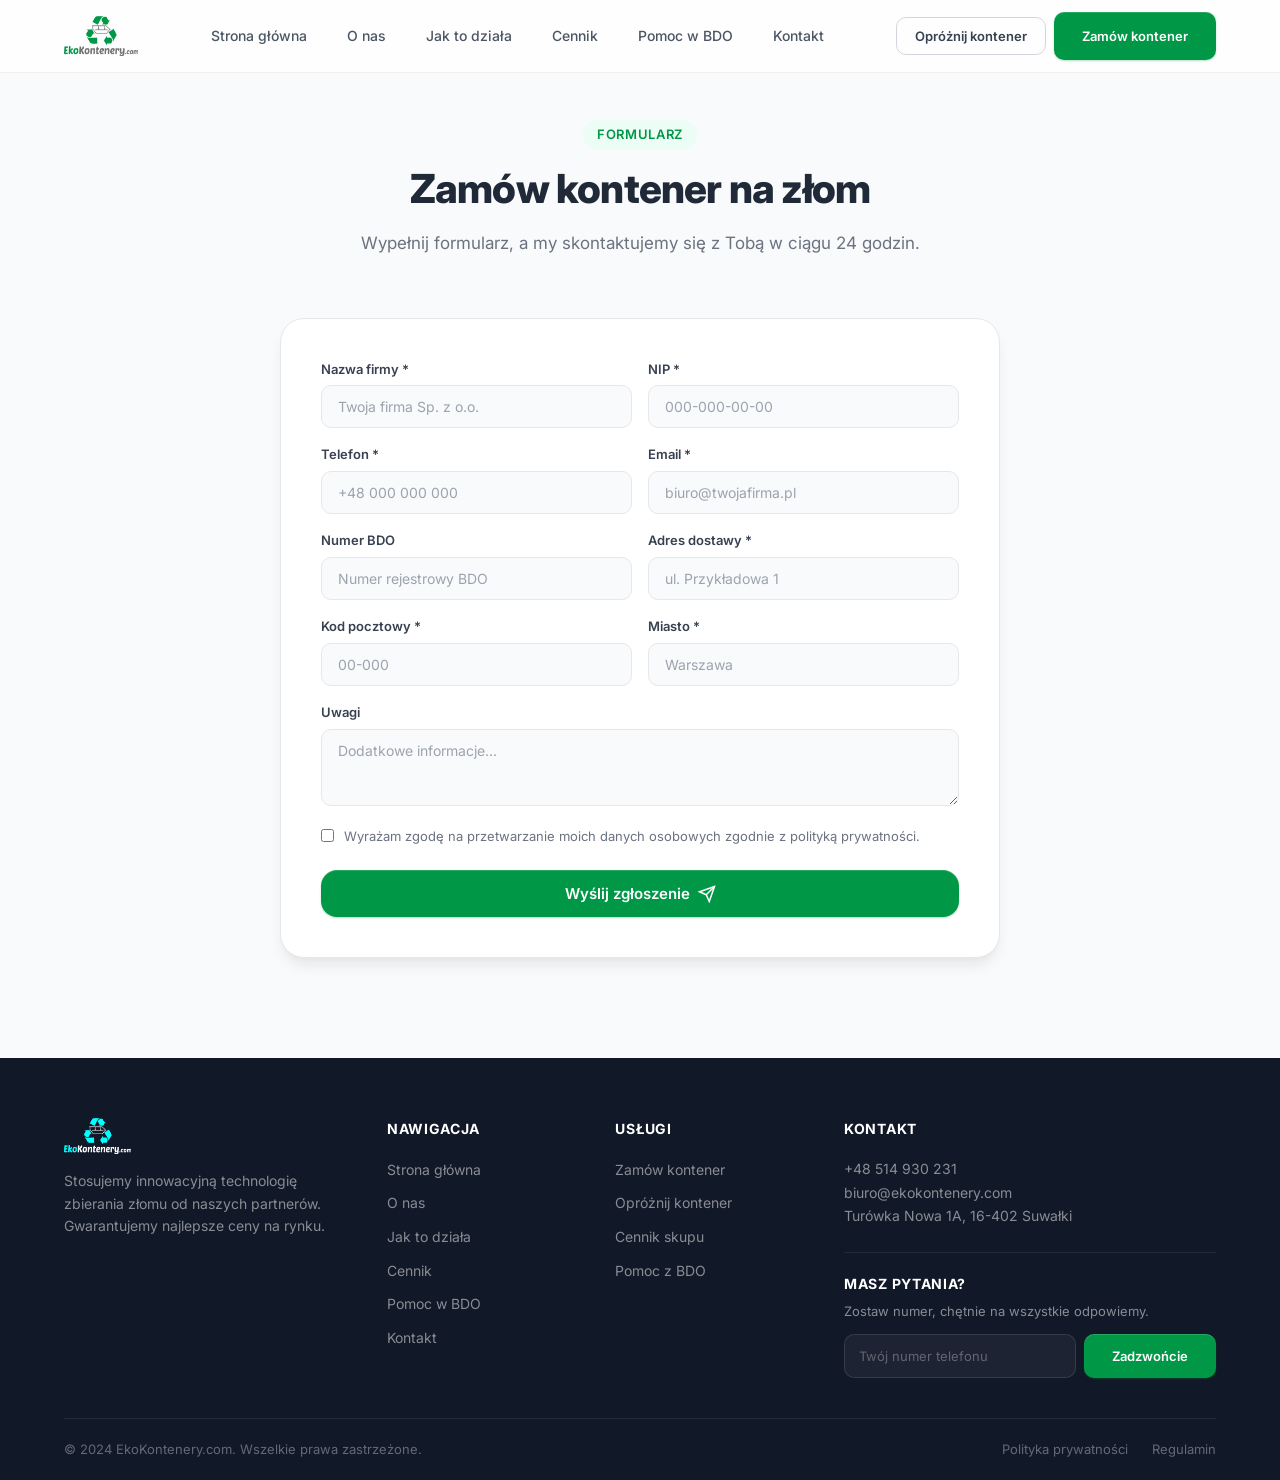
<file: zamow.html>
<!DOCTYPE html>
<html lang="pl">
<head>
  <meta charset="UTF-8" />
  <meta name="viewport" content="width=device-width, initial-scale=1.0" />
  <title>Zamów Kontener - EkoKontenery.com</title>
  <meta name="description" content="Zamów darmowy kontener na złom. Wypełnij formularz, a skontaktujemy się w ciągu 24 godzin." />
  <link rel="icon" type="image/png" href="assets/images/logo-1.png" />
  <link rel="preconnect" href="https://fonts.googleapis.com" />
  <link rel="preconnect" href="https://fonts.gstatic.com" crossorigin />
  <link href="https://fonts.googleapis.com/css2?family=Inter:wght@400;500;600;700;800;900&display=swap" rel="stylesheet" />
  <link rel="stylesheet" href="style.css" />
</head>
<body>
  <!-- Navigation -->
  <nav class="navbar" id="navbar">
    <div class="container nav-container">
      <a href="index.html" class="nav-logo">
        <img src="assets/images/logo-1.png" alt="EkoKontenery.com" />
      </a>
      <button class="nav-toggle" id="navToggle" aria-label="Menu">
        <span></span><span></span><span></span>
      </button>
      <ul class="nav-menu" id="navMenu">
        <li><a href="index.html#home">Strona główna</a></li>
        <li><a href="index.html#o-nas">O nas</a></li>
        <li><a href="index.html#jak-to-dziala">Jak to działa</a></li>
        <li><a href="index.html#cennik">Cennik</a></li>
        <li><a href="index.html#bdo">Pomoc w BDO</a></li>
        <li><a href="index.html#kontakt">Kontakt</a></li>
      </ul>
      <div class="nav-cta">
        <a href="oproznij.html" class="btn btn-outline btn-sm">Opróżnij kontener</a>
        <a href="zamow.html" class="btn btn-primary btn-sm">Zamów kontener</a>
      </div>
    </div>
  </nav>

  <!-- Order Form Section -->
  <section class="section section-gray" id="zamow" style="padding-top: 120px;">
    <div class="container">
      <div class="section-header">
        <span class="section-tag">Formularz</span>
        <h2>Zamów kontener na złom</h2>
        <p>Wypełnij formularz, a my skontaktujemy się z Tobą w ciągu 24 godzin.</p>
      </div>
      <div class="form-wrapper">
        <form class="order-form" id="orderForm">
          <div class="form-grid">
            <div class="form-group">
              <label for="firma">Nazwa firmy *</label>
              <input type="text" id="firma" name="firma" required placeholder="Twoja firma Sp. z o.o." />
            </div>
            <div class="form-group">
              <label for="nip">NIP *</label>
              <input type="text" id="nip" name="nip" required placeholder="000-000-00-00" />
            </div>
            <div class="form-group">
              <label for="telefon">Telefon *</label>
              <input type="tel" id="telefon" name="telefon" required placeholder="+48 000 000 000" />
            </div>
            <div class="form-group">
              <label for="email">Email *</label>
              <input type="email" id="email" name="email" required placeholder="biuro@twojafirma.pl" />
            </div>
            <div class="form-group">
              <label for="bdo">Numer BDO</label>
              <input type="text" id="bdo-number" name="bdo" placeholder="Numer rejestrowy BDO" />
            </div>
            <div class="form-group">
              <label for="adres">Adres dostawy *</label>
              <input type="text" id="adres" name="adres" required placeholder="ul. Przykładowa 1" />
            </div>
            <div class="form-group">
              <label for="kod">Kod pocztowy *</label>
              <input type="text" id="kod" name="kod" required placeholder="00-000" />
            </div>
            <div class="form-group">
              <label for="miasto">Miasto *</label>
              <input type="text" id="miasto" name="miasto" required placeholder="Warszawa" />
            </div>
          </div>
          <div class="form-group form-group-full">
            <label for="uwagi">Uwagi</label>
            <textarea id="uwagi" name="uwagi" rows="3" placeholder="Dodatkowe informacje..."></textarea>
          </div>
          <div class="form-consent">
            <label class="checkbox-label">
              <input type="checkbox" required />
              <span>Wyrażam zgodę na przetwarzanie moich danych osobowych zgodnie z polityką prywatności.</span>
            </label>
          </div>
          <button type="submit" class="btn btn-primary btn-lg btn-block">
            Wyślij zgłoszenie
            <svg width="18" height="18" viewBox="0 0 24 24" fill="none" stroke="currentColor" stroke-width="2"><path d="M22 2L11 13"/><path d="M22 2l-7 20-4-9-9-4 20-7z"/></svg>
          </button>
        </form>
      </div>
    </div>
  </section>

  <!-- Footer -->
  <footer class="footer">
    <div class="container">
      <div class="footer-grid">
        <div class="footer-brand">
          <img src="assets/images/logo-1.png" alt="EkoKontenery.com" class="footer-logo" />
          <p>Stosujemy innowacyjną technologię zbierania złomu od naszych partnerów. Gwarantujemy najlepsze ceny na rynku.</p>
        </div>
        <div class="footer-links">
          <h4>Nawigacja</h4>
          <ul>
            <li><a href="index.html#home">Strona główna</a></li>
            <li><a href="index.html#o-nas">O nas</a></li>
            <li><a href="index.html#jak-to-dziala">Jak to działa</a></li>
            <li><a href="index.html#cennik">Cennik</a></li>
            <li><a href="index.html#bdo">Pomoc w BDO</a></li>
            <li><a href="index.html#kontakt">Kontakt</a></li>
          </ul>
        </div>
        <div class="footer-links">
          <h4>Usługi</h4>
          <ul>
            <li><a href="zamow.html">Zamów kontener</a></li>
            <li><a href="oproznij.html">Opróżnij kontener</a></li>
            <li><a href="index.html#cennik">Cennik skupu</a></li>
            <li><a href="index.html#bdo">Pomoc z BDO</a></li>
          </ul>
        </div>
        <div class="footer-contact">
          <h4>Kontakt</h4>
          <p>
            <a href="tel:+48514930231">+48 514 930 231</a><br />
            <a href="mailto:biuro@ekokontenery.com">biuro@ekokontenery.com</a><br />
            Turówka Nowa 1A, 16-402 Suwałki
          </p>
          <div class="footer-callback">
            <h4>Masz pytania?</h4>
            <p>Zostaw numer, chętnie na wszystkie odpowiemy.</p>
            <form class="callback-form" id="callbackForm">
              <input type="tel" placeholder="Twój numer telefonu" required />
              <button type="submit" class="btn btn-primary btn-sm">Zadzwońcie</button>
            </form>
          </div>
        </div>
      </div>
      <div class="footer-bottom">
        <p>&copy; 2024 EkoKontenery.com. Wszelkie prawa zastrzeżone.</p>
        <div class="footer-bottom-links">
          <a href="#">Polityka prywatności</a>
          <a href="#">Regulamin</a>
        </div>
      </div>
    </div>
  </footer>

  <script src="script.js"></script>
</body>
</html>
</file>
<file: style.css>
/* ===== RESET & BASE ===== */
*, *::before, *::after {
  margin: 0;
  padding: 0;
  box-sizing: border-box;
}

:root {
  --green-50: #ecfdf5;
  --green-100: #d1fae5;
  --green-200: #a7f3d0;
  --green-300: #6ee7b7;
  --green-400: #34d399;
  --green-500: #10b981;
  --green-600: #009846;
  --green-700: #047857;
  --green-800: #065f46;
  --green-900: #064e3b;

  --gray-50: #f9fafb;
  --gray-100: #f3f4f6;
  --gray-200: #e5e7eb;
  --gray-300: #d1d5db;
  --gray-400: #9ca3af;
  --gray-500: #6b7280;
  --gray-600: #4b5563;
  --gray-700: #374151;
  --gray-800: #1f2937;
  --gray-900: #111827;
  --gray-950: #030712;

  --radius-sm: 6px;
  --radius-md: 10px;
  --radius-lg: 16px;
  --radius-xl: 24px;
  --radius-full: 9999px;

  --shadow-sm: 0 1px 2px rgba(0,0,0,0.05);
  --shadow-md: 0 4px 6px -1px rgba(0,0,0,0.07), 0 2px 4px -2px rgba(0,0,0,0.05);
  --shadow-lg: 0 10px 15px -3px rgba(0,0,0,0.08), 0 4px 6px -4px rgba(0,0,0,0.04);
  --shadow-xl: 0 20px 25px -5px rgba(0,0,0,0.08), 0 8px 10px -6px rgba(0,0,0,0.04);
  --shadow-2xl: 0 25px 50px -12px rgba(0,0,0,0.15);

  --transition: 0.2s ease;
}

html {
  scroll-behavior: smooth;
  scroll-padding-top: 80px;
}

body {
  font-family: 'Inter', -apple-system, BlinkMacSystemFont, sans-serif;
  color: var(--gray-800);
  line-height: 1.6;
  background: #fff;
  -webkit-font-smoothing: antialiased;
}

a {
  color: inherit;
  text-decoration: none;
}

img {
  max-width: 100%;
  height: auto;
  display: block;
}

ul { list-style: none; }

.container {
  max-width: 1200px;
  margin: 0 auto;
  padding: 0 24px;
}

/* ===== NAVBAR ===== */
.navbar {
  position: fixed;
  top: 0;
  left: 0;
  right: 0;
  z-index: 1000;
  background: rgba(255,255,255,0.8);
  backdrop-filter: blur(20px);
  -webkit-backdrop-filter: blur(20px);
  border-bottom: 1px solid rgba(0,0,0,0.06);
  transition: var(--transition);
}

.navbar.scrolled {
  background: rgba(255,255,255,0.95);
  box-shadow: var(--shadow-md);
}

.nav-container {
  display: flex;
  align-items: center;
  justify-content: space-between;
  height: 72px;
}

.nav-logo img {
  height: 40px;
  width: auto;
}

.nav-menu {
  display: flex;
  align-items: center;
  gap: 8px;
}

.nav-menu a {
  padding: 8px 16px;
  font-size: 14px;
  font-weight: 500;
  color: var(--gray-600);
  border-radius: var(--radius-full);
  transition: var(--transition);
}

.nav-menu a:hover {
  color: var(--gray-900);
  background: var(--gray-100);
}

.nav-cta {
  display: flex;
  align-items: center;
  gap: 8px;
}

.nav-toggle {
  display: none;
  flex-direction: column;
  gap: 5px;
  background: none;
  border: none;
  cursor: pointer;
  padding: 4px;
}

.nav-toggle span {
  display: block;
  width: 22px;
  height: 2px;
  background: var(--gray-700);
  border-radius: 2px;
  transition: var(--transition);
}

/* ===== BUTTONS ===== */
.btn {
  display: inline-flex;
  align-items: center;
  justify-content: center;
  gap: 8px;
  font-family: inherit;
  font-weight: 600;
  font-size: 14px;
  border: none;
  border-radius: var(--radius-md);
  cursor: pointer;
  transition: all 0.2s ease;
  white-space: nowrap;
  text-decoration: none;
}

.btn-sm {
  padding: 8px 18px;
  font-size: 13px;
}

.btn-lg {
  padding: 14px 28px;
  font-size: 15px;
  border-radius: var(--radius-lg);
}

.btn-block {
  width: 100%;
}

.btn-primary {
  background: var(--green-600);
  color: #fff;
  box-shadow: 0 1px 2px rgba(0,152,70,0.3), inset 0 1px 0 rgba(255,255,255,0.15);
  padding: 14px 28px;
}

.btn-primary:hover {
  background: var(--green-700);
  box-shadow: 0 4px 12px rgba(0,152,70,0.35), inset 0 1px 0 rgba(255,255,255,0.15);
  transform: translateY(-1px);
}

.btn-outline {
  background: transparent;
  color: var(--gray-700);
  border: 1.5px solid var(--gray-300);
}

.btn-outline:hover {
  background: var(--gray-50);
  border-color: var(--gray-400);
  color: var(--gray-900);
}

.btn-white {
  background: rgba(255,255,255,0.15);
  color: #fff;
  border: 1.5px solid rgba(255,255,255,0.3);
  backdrop-filter: blur(10px);
}

.btn-white:hover {
  background: rgba(255,255,255,0.25);
  border-color: rgba(255,255,255,0.5);
}

.btn-outline-light {
  background: transparent;
  color: #fff;
  border: 1.5px solid rgba(255,255,255,0.3);
}

.btn-outline-light:hover {
  background: rgba(255,255,255,0.1);
  border-color: rgba(255,255,255,0.5);
}

.btn-white-solid {
  background: #fff;
  color: var(--gray-800);
  border: 1.5px solid #fff;
}

.btn-white-solid:hover {
  background: var(--gray-100);
  border-color: var(--gray-100);
  transform: translateY(-1px);
}

/* ===== HERO ===== */
.hero {
  position: relative;
  min-height: 100vh;
  display: flex;
  align-items: center;
  padding: 120px 0 80px;
  overflow: hidden;
}

.hero-bg {
  position: absolute;
  inset: 0;
  z-index: 0;
}

.hero-bg img {
  width: 100%;
  height: 100%;
  object-fit: cover;
}

.hero-overlay {
  position: absolute;
  inset: 0;
  background: linear-gradient(
    135deg,
    rgba(3,7,18,0.88) 0%,
    rgba(17,24,39,0.82) 50%,
    rgba(3,7,18,0.85) 100%
  );
}

.hero-inner {
  position: relative;
  z-index: 1;
  display: flex;
  align-items: center;
  gap: 60px;
}

.hero-content {
  flex: 1;
  max-width: 620px;
}

.hero-image {
  flex: 0 0 340px;
  display: flex;
  align-items: center;
  justify-content: center;
}

.hero-image img {
  width: 100%;
  max-width: 340px;
  filter: drop-shadow(0 20px 40px rgba(0,0,0,0.4));
  animation: float 4s ease-in-out infinite;
}

@keyframes float {
  0%, 100% { transform: translateY(0); }
  50% { transform: translateY(-12px); }
}

.hero h1 {
  font-size: clamp(36px, 5vw, 56px);
  font-weight: 800;
  line-height: 1.1;
  color: #fff;
  margin-bottom: 20px;
  letter-spacing: -0.02em;
}

.text-gradient {
  background: linear-gradient(135deg, var(--green-300), var(--green-400));
  -webkit-background-clip: text;
  -webkit-text-fill-color: transparent;
  background-clip: text;
}

.hero-subtitle {
  font-size: 17px;
  line-height: 1.7;
  color: rgba(255,255,255,0.7);
  margin-bottom: 32px;
  max-width: 580px;
}

.hero-actions {
  display: flex;
  gap: 12px;
  flex-wrap: wrap;
  margin-bottom: 48px;
}

.hero-stats {
  display: flex;
  align-items: center;
  gap: 32px;
  padding: 24px 0;
  border-top: 1px solid rgba(255,255,255,0.1);
}

.stat-number {
  display: block;
  font-size: 28px;
  font-weight: 800;
  color: #fff;
}

.stat-label {
  font-size: 13px;
  color: rgba(255,255,255,0.5);
  font-weight: 500;
}

.stat-divider {
  width: 1px;
  height: 40px;
  background: rgba(255,255,255,0.15);
}

/* ===== SECTIONS ===== */
.section {
  padding: 100px 0;
}

.section-gray {
  background: var(--gray-50);
}

.section-dark {
  background: var(--gray-950);
  color: #fff;
}

.section-header {
  text-align: center;
  max-width: 600px;
  margin: 0 auto 60px;
}

.section-header-light h2,
.section-header-light p {
  color: rgba(255,255,255,0.9);
}

.section-header-light p {
  color: rgba(255,255,255,0.6);
}

.section-tag {
  display: inline-block;
  font-size: 13px;
  font-weight: 600;
  color: var(--green-600);
  background: var(--green-50);
  padding: 4px 14px;
  border-radius: var(--radius-full);
  margin-bottom: 16px;
  text-transform: uppercase;
  letter-spacing: 0.05em;
}

.tag-light {
  background: rgba(16,185,129,0.15);
  color: var(--green-400);
}

.section-header h2 {
  font-size: clamp(28px, 3.5vw, 40px);
  font-weight: 800;
  line-height: 1.2;
  letter-spacing: -0.02em;
  margin-bottom: 16px;
}

.section-header p {
  font-size: 17px;
  color: var(--gray-500);
  line-height: 1.7;
}

/* ===== FEATURES ===== */
.features-grid {
  display: grid;
  grid-template-columns: repeat(3, 1fr);
  gap: 24px;
}

.feature-card {
  padding: 32px;
  background: #fff;
  border: 1px solid var(--gray-200);
  border-radius: var(--radius-lg);
  transition: all 0.3s ease;
}

.feature-card:hover {
  border-color: var(--green-200);
  box-shadow: var(--shadow-lg);
  transform: translateY(-4px);
}

.feature-icon {
  width: 48px;
  height: 48px;
  display: flex;
  align-items: center;
  justify-content: center;
  background: var(--green-50);
  border-radius: var(--radius-md);
  color: var(--green-600);
  margin-bottom: 20px;
}

.feature-card h3 {
  font-size: 17px;
  font-weight: 700;
  margin-bottom: 8px;
  letter-spacing: -0.01em;
}

.feature-card p {
  font-size: 14px;
  color: var(--gray-500);
  line-height: 1.65;
}

/* ===== SPLIT CONTENT (ECO SECTION) ===== */
.split-content {
  display: grid;
  grid-template-columns: 1fr 1fr;
  gap: 80px;
  align-items: center;
}

.split-image {
  position: relative;
}

.split-image > img {
  border-radius: var(--radius-xl);
  box-shadow: var(--shadow-2xl);
}

.image-float-card {
  position: absolute;
  bottom: -30px;
  right: -30px;
  background: #fff;
  padding: 12px;
  border-radius: var(--radius-lg);
  box-shadow: var(--shadow-xl);
  max-width: 200px;
}

.float-container-img {
  border-radius: var(--radius-md);
}

.split-text h2 {
  font-size: clamp(28px, 3vw, 36px);
  font-weight: 800;
  line-height: 1.2;
  letter-spacing: -0.02em;
  margin-bottom: 20px;
  color: #fff;
}

.split-text p {
  font-size: 16px;
  line-height: 1.7;
  color: rgba(255,255,255,0.7);
  margin-bottom: 16px;
}

.check-list {
  margin: 24px 0 32px;
  display: flex;
  flex-direction: column;
  gap: 12px;
}

.check-list li {
  display: flex;
  align-items: center;
  gap: 12px;
  font-size: 15px;
  font-weight: 500;
  color: rgba(255,255,255,0.9);
}

.check-list svg {
  color: var(--green-400);
  flex-shrink: 0;
}

/* ===== HOW IT WORKS ===== */
.steps-grid {
  display: flex;
  align-items: flex-start;
  gap: 0;
  justify-content: center;
  flex-wrap: wrap;
}

.step-card {
  flex: 1;
  min-width: 180px;
  max-width: 220px;
  text-align: center;
  padding: 24px 16px;
}

.step-number {
  font-size: 40px;
  font-weight: 900;
  color: var(--green-600);
  opacity: 0.35;
  line-height: 1;
  margin-bottom: 16px;
  letter-spacing: -0.03em;
}

.step-icon {
  width: 64px;
  height: 64px;
  display: flex;
  align-items: center;
  justify-content: center;
  background: var(--green-50);
  border-radius: var(--radius-lg);
  color: var(--green-600);
  margin: 0 auto 16px;
}

.step-card h3 {
  font-size: 15px;
  font-weight: 700;
  margin-bottom: 8px;
}

.step-card p {
  font-size: 13px;
  color: var(--gray-500);
  line-height: 1.6;
}

.step-connector {
  display: flex;
  align-items: center;
  justify-content: center;
  color: var(--gray-300);
  padding-top: 80px;
  flex-shrink: 0;
}

/* ===== PRICING TABLE ===== */
.pricing-table-wrapper {
  max-width: 800px;
  margin: 0 auto;
  background: #fff;
  border: 1px solid var(--gray-200);
  border-radius: var(--radius-xl);
  overflow: hidden;
  box-shadow: var(--shadow-lg);
}

.pricing-table {
  width: 100%;
  border-collapse: collapse;
}

.pricing-table thead {
  background: var(--gray-800);
  color: #fff;
}

.pricing-table th {
  padding: 16px 24px;
  font-size: 13px;
  font-weight: 600;
  text-align: left;
  text-transform: uppercase;
  letter-spacing: 0.05em;
}

.pricing-table td {
  padding: 20px 24px;
  font-size: 15px;
  border-bottom: 1px solid var(--gray-100);
}

.pricing-table tbody tr:last-child td {
  border-bottom: none;
}

.pricing-table tbody tr:hover {
  background: var(--gray-50);
}

.pricing-table td strong {
  font-weight: 700;
  color: var(--gray-900);
}

.price-highlight {
  font-weight: 800;
  font-size: 17px;
  color: var(--green-600);
}

.pricing-benefits {
  display: flex;
  gap: 24px;
  padding: 20px 24px;
  border-top: 1px solid var(--gray-100);
  background: var(--gray-50);
  flex-wrap: wrap;
}

.pricing-benefit {
  display: flex;
  align-items: center;
  gap: 8px;
  font-size: 14px;
  font-weight: 500;
  color: var(--gray-600);
}

.pricing-benefit svg {
  color: var(--green-500);
  flex-shrink: 0;
}

.pricing-cta {
  padding: 20px 24px;
  text-align: center;
  background: var(--gray-50);
  border-top: 1px solid var(--gray-100);
}

/* ===== BDO SECTION ===== */
.bdo-content {
  display: grid;
  grid-template-columns: 1fr 1fr;
  gap: 60px;
  align-items: center;
}

.bdo-text h2 {
  font-size: clamp(28px, 3vw, 36px);
  font-weight: 800;
  line-height: 1.2;
  letter-spacing: -0.02em;
  margin-bottom: 20px;
}

.bdo-text p {
  font-size: 16px;
  color: var(--gray-500);
  line-height: 1.7;
  margin-bottom: 12px;
}

.bdo-contact {
  margin-top: 28px;
}

.bdo-person {
  display: flex;
  align-items: center;
  gap: 16px;
  padding: 16px 20px;
  background: var(--gray-50);
  border-radius: var(--radius-lg);
  border: 1px solid var(--gray-200);
}

.person-avatar {
  width: 48px;
  height: 48px;
  display: flex;
  align-items: center;
  justify-content: center;
  background: var(--green-600);
  color: #fff;
  font-weight: 700;
  font-size: 16px;
  border-radius: var(--radius-md);
  flex-shrink: 0;
}

.bdo-person div strong {
  display: block;
  font-size: 15px;
}

.bdo-person div span {
  display: block;
  font-size: 13px;
  color: var(--gray-400);
}

.bdo-person div a {
  display: block;
  font-size: 14px;
  color: var(--green-600);
  font-weight: 600;
  margin-top: 4px;
}

.bdo-visual {
  display: flex;
  justify-content: center;
}

.bdo-card {
  width: 100%;
  max-width: 380px;
  background: #fff;
  border: 1px solid var(--gray-200);
  border-radius: var(--radius-xl);
  overflow: hidden;
  box-shadow: var(--shadow-xl);
}

.bdo-card-header {
  display: flex;
  align-items: center;
  gap: 10px;
  padding: 18px 24px;
  background: var(--gray-50);
  border-bottom: 1px solid var(--gray-200);
  font-size: 14px;
  font-weight: 600;
  color: var(--gray-700);
}

.bdo-card-header svg {
  color: var(--green-600);
}

.bdo-card-body {
  padding: 24px;
  display: flex;
  flex-direction: column;
  gap: 16px;
}

.bdo-field {
  display: flex;
  justify-content: space-between;
  align-items: center;
  padding-bottom: 12px;
  border-bottom: 1px solid var(--gray-100);
}

.bdo-field:last-child {
  border: none;
  padding-bottom: 0;
}

.bdo-label {
  font-size: 13px;
  color: var(--gray-400);
}

.bdo-value {
  font-size: 14px;
  font-weight: 600;
  color: var(--gray-700);
}

.bdo-status {
  font-size: 13px;
  font-weight: 600;
  color: var(--green-600);
  background: var(--green-50);
  padding: 4px 12px;
  border-radius: var(--radius-full);
}

/* ===== CTA IMAGE SECTION ===== */
.cta-image-section {
  position: relative;
  padding: 120px 0;
  overflow: hidden;
}

.cta-image-bg {
  position: absolute;
  inset: 0;
}

.cta-image-bg img {
  width: 100%;
  height: 100%;
  object-fit: cover;
}

.cta-image-overlay {
  position: absolute;
  inset: 0;
  background: linear-gradient(135deg, rgba(17,24,39,0.85), rgba(3,7,18,0.92));
}

.cta-image-content {
  position: relative;
  z-index: 1;
  text-align: center;
  max-width: 600px;
  margin: 0 auto;
}

.cta-image-content h2 {
  font-size: clamp(28px, 3.5vw, 40px);
  font-weight: 800;
  color: #fff;
  margin-bottom: 16px;
  letter-spacing: -0.02em;
}

.cta-image-content p {
  font-size: 17px;
  color: rgba(255,255,255,0.8);
  margin-bottom: 32px;
  line-height: 1.7;
}

.cta-image-actions {
  display: flex;
  gap: 12px;
  justify-content: center;
  flex-wrap: wrap;
}

/* ===== FORM SECTIONS ===== */
.form-wrapper {
  max-width: 720px;
  margin: 0 auto;
  background: #fff;
  border: 1px solid var(--gray-200);
  border-radius: var(--radius-xl);
  padding: 40px;
  box-shadow: var(--shadow-lg);
}

.form-grid {
  display: grid;
  grid-template-columns: 1fr 1fr;
  gap: 16px;
  margin-bottom: 16px;
}

.form-group {
  display: flex;
  flex-direction: column;
  gap: 6px;
}

.form-group-full {
  margin-bottom: 20px;
}

.form-group label {
  font-size: 13px;
  font-weight: 600;
  color: var(--gray-700);
}

.form-group input,
.form-group textarea {
  padding: 12px 16px;
  font-family: inherit;
  font-size: 14px;
  border: 1.5px solid var(--gray-200);
  border-radius: var(--radius-md);
  background: var(--gray-50);
  color: var(--gray-800);
  transition: var(--transition);
  outline: none;
}

.form-group input:focus,
.form-group textarea:focus {
  border-color: var(--green-500);
  background: #fff;
  box-shadow: 0 0 0 4px var(--green-50);
}

.form-group input::placeholder,
.form-group textarea::placeholder {
  color: var(--gray-400);
}

.form-group textarea {
  resize: vertical;
}

.form-consent {
  margin-bottom: 24px;
}

.checkbox-label {
  display: flex;
  align-items: flex-start;
  gap: 10px;
  font-size: 13px;
  color: var(--gray-500);
  cursor: pointer;
}

.checkbox-label input {
  margin-top: 3px;
  accent-color: var(--green-600);
}

/* ===== EMPTY CONTAINER ===== */
.empty-container-wrapper {
  display: grid;
  grid-template-columns: 1fr 1fr;
  gap: 60px;
  align-items: center;
}

.empty-container-text h2 {
  font-size: clamp(28px, 3vw, 36px);
  font-weight: 800;
  line-height: 1.2;
  letter-spacing: -0.02em;
  margin-bottom: 16px;
}

.empty-container-text p {
  font-size: 16px;
  color: var(--gray-500);
  line-height: 1.7;
  margin-bottom: 24px;
}

.empty-benefits {
  display: flex;
  flex-direction: column;
  gap: 12px;
}

.empty-benefit {
  display: flex;
  align-items: center;
  gap: 10px;
  font-size: 14px;
  font-weight: 500;
  color: var(--gray-600);
}

.empty-benefit svg {
  color: var(--green-600);
  flex-shrink: 0;
}

.empty-form {
  background: var(--gray-50);
  border: 1px solid var(--gray-200);
  border-radius: var(--radius-xl);
  padding: 32px;
  display: flex;
  flex-direction: column;
  gap: 16px;
}

/* ===== CONTACT SECTION ===== */
.contact-grid {
  display: grid;
  grid-template-columns: repeat(4, 1fr);
  gap: 24px;
  margin-bottom: 60px;
}

.contact-card {
  background: rgba(255,255,255,0.05);
  border: 1px solid rgba(255,255,255,0.08);
  border-radius: var(--radius-lg);
  padding: 28px 24px;
  text-align: center;
  transition: all 0.3s ease;
}

.contact-card:hover {
  background: rgba(255,255,255,0.08);
  border-color: rgba(255,255,255,0.15);
  transform: translateY(-2px);
}

.contact-icon {
  width: 48px;
  height: 48px;
  display: flex;
  align-items: center;
  justify-content: center;
  background: rgba(16,185,129,0.15);
  border-radius: var(--radius-md);
  color: var(--green-400);
  margin: 0 auto 16px;
}

.contact-card h3 {
  font-size: 16px;
  font-weight: 700;
  margin-bottom: 8px;
  color: #fff;
}

.contact-card p {
  font-size: 14px;
  color: rgba(255,255,255,0.6);
  line-height: 1.6;
}

.contact-card a {
  color: rgba(255,255,255,0.6);
  transition: color 0.2s;
}

.contact-card a:hover {
  color: var(--green-400);
}

/* Reps */
.reps-section {
  padding-top: 40px;
  border-top: 1px solid rgba(255,255,255,0.08);
}

.reps-title {
  font-size: 20px;
  font-weight: 700;
  color: #fff;
  margin-bottom: 24px;
  text-align: center;
}

.reps-grid {
  display: grid;
  grid-template-columns: repeat(2, 1fr);
  gap: 16px;
  max-width: 800px;
  margin: 0 auto;
}

.rep-card {
  display: flex;
  align-items: center;
  gap: 16px;
  padding: 20px;
  background: rgba(255,255,255,0.05);
  border: 1px solid rgba(255,255,255,0.08);
  border-radius: var(--radius-lg);
  transition: all 0.2s ease;
}

.rep-card:hover {
  background: rgba(255,255,255,0.08);
}

.rep-avatar {
  width: 44px;
  height: 44px;
  display: flex;
  align-items: center;
  justify-content: center;
  background: var(--green-600);
  color: #fff;
  font-weight: 700;
  font-size: 14px;
  border-radius: var(--radius-md);
  flex-shrink: 0;
}

.rep-info strong {
  display: block;
  font-size: 14px;
  color: #fff;
}

.rep-info span {
  display: block;
  font-size: 12px;
  color: rgba(255,255,255,0.4);
  margin-bottom: 4px;
}

.rep-info a {
  display: block;
  font-size: 13px;
  color: var(--green-400);
  font-weight: 500;
}

.rep-info a:hover {
  color: var(--green-300);
}

/* ===== FOOTER ===== */
.footer {
  background: var(--gray-900);
  color: rgba(255,255,255,0.7);
  padding: 60px 0 0;
}

.footer-grid {
  display: grid;
  grid-template-columns: 1.5fr 1fr 1fr 1.5fr;
  gap: 40px;
  padding-bottom: 40px;
}

.footer-logo {
  height: 36px;
  margin-bottom: 16px;
  filter: brightness(10);
}

.footer-brand p {
  font-size: 14px;
  line-height: 1.6;
  color: rgba(255,255,255,0.5);
}

.footer-links h4,
.footer-contact h4 {
  font-size: 14px;
  font-weight: 700;
  color: #fff;
  margin-bottom: 16px;
  text-transform: uppercase;
  letter-spacing: 0.05em;
}

.footer-links ul {
  display: flex;
  flex-direction: column;
  gap: 8px;
}

.footer-links a {
  font-size: 14px;
  color: rgba(255,255,255,0.5);
  transition: color 0.2s;
}

.footer-links a:hover {
  color: var(--green-400);
}

.footer-contact p {
  font-size: 14px;
  line-height: 1.7;
  color: rgba(255,255,255,0.5);
}

.footer-contact a {
  color: rgba(255,255,255,0.5);
  transition: color 0.2s;
}

.footer-contact a:hover {
  color: var(--green-400);
}

.footer-callback {
  margin-top: 24px;
  padding-top: 20px;
  border-top: 1px solid rgba(255,255,255,0.08);
}

.footer-callback h4 {
  margin-bottom: 4px;
}

.footer-callback p {
  font-size: 13px;
  margin-bottom: 12px;
}

.callback-form {
  display: flex;
  gap: 8px;
}

.callback-form input {
  flex: 1;
  padding: 10px 14px;
  font-family: inherit;
  font-size: 13px;
  border: 1px solid rgba(255,255,255,0.1);
  border-radius: var(--radius-md);
  background: rgba(255,255,255,0.05);
  color: #fff;
  outline: none;
  transition: var(--transition);
}

.callback-form input:focus {
  border-color: var(--green-500);
  background: rgba(255,255,255,0.1);
}

.callback-form input::placeholder {
  color: rgba(255,255,255,0.3);
}

.footer-bottom {
  display: flex;
  align-items: center;
  justify-content: space-between;
  padding: 20px 0;
  border-top: 1px solid rgba(255,255,255,0.08);
  font-size: 13px;
  color: rgba(255,255,255,0.35);
}

.footer-bottom-links {
  display: flex;
  gap: 24px;
}

.footer-bottom-links a {
  color: rgba(255,255,255,0.35);
  transition: color 0.2s;
}

.footer-bottom-links a:hover {
  color: rgba(255,255,255,0.7);
}

/* ===== RESPONSIVE ===== */
@media (max-width: 1024px) {
  .features-grid {
    grid-template-columns: repeat(2, 1fr);
  }
  .hero-image {
    flex: 0 0 260px;
  }
  .footer-grid {
    grid-template-columns: repeat(2, 1fr);
  }
}

@media (max-width: 768px) {
  .nav-menu {
    position: fixed;
    top: 72px;
    left: 0;
    right: 0;
    background: rgba(255,255,255,0.98);
    backdrop-filter: blur(20px);
    flex-direction: column;
    padding: 16px 24px;
    border-bottom: 1px solid var(--gray-200);
    transform: translateY(-120%);
    opacity: 0;
    transition: all 0.3s ease;
    gap: 4px;
  }

  .nav-menu.active {
    transform: translateY(0);
    opacity: 1;
  }

  .nav-menu a {
    display: block;
    padding: 12px 16px;
    font-size: 16px;
  }

  .nav-toggle {
    display: flex;
  }

  .nav-cta {
    display: none;
  }

  .hero {
    padding: 100px 0 60px;
    min-height: auto;
  }

  .hero-inner {
    flex-direction: column;
    text-align: center;
  }

  .hero-image {
    flex: none;
    order: -1;
  }

  .hero-image img {
    max-width: 240px;
  }

  .hero-subtitle {
    margin-left: auto;
    margin-right: auto;
  }

  .hero-actions {
    justify-content: center;
  }

  .hero-stats {
    justify-content: center;
    gap: 20px;
  }

  .pricing-table th,
  .pricing-table td {
    padding: 12px 16px;
    font-size: 13px;
  }

  .pricing-benefits {
    flex-direction: column;
    gap: 12px;
  }

  .features-grid {
    grid-template-columns: 1fr;
  }

  .split-content {
    grid-template-columns: 1fr;
    gap: 40px;
  }

  .image-float-card {
    bottom: -15px;
    right: -10px;
    max-width: 140px;
  }

  .steps-grid {
    flex-direction: column;
    align-items: center;
  }

  .step-connector {
    padding-top: 0;
    transform: rotate(90deg);
  }

  .step-card {
    max-width: 300px;
  }

  .bdo-content {
    grid-template-columns: 1fr;
    gap: 40px;
  }

  .form-grid {
    grid-template-columns: 1fr;
  }

  .form-wrapper {
    padding: 24px;
  }

  .empty-container-wrapper {
    grid-template-columns: 1fr;
    gap: 32px;
  }

  .contact-grid {
    grid-template-columns: repeat(2, 1fr);
  }

  .reps-grid {
    grid-template-columns: 1fr;
  }

  .footer-grid {
    grid-template-columns: 1fr;
    gap: 32px;
  }

  .footer-bottom {
    flex-direction: column;
    gap: 12px;
    text-align: center;
  }

  .cta-image-section {
    padding: 80px 0;
  }

  .section {
    padding: 70px 0;
  }
}

@media (max-width: 480px) {
  .hero h1 {
    font-size: 30px;
  }

  .hero-actions {
    flex-direction: column;
  }

  .hero-stats {
    flex-direction: column;
    gap: 16px;
    align-items: center;
  }

  .stat {
    text-align: center;
  }

  .stat-divider {
    display: none;
  }

  .contact-grid {
    grid-template-columns: 1fr;
  }

  .cta-image-actions {
    flex-direction: column;
  }

  .callback-form {
    flex-direction: column;
  }
}
</file>
